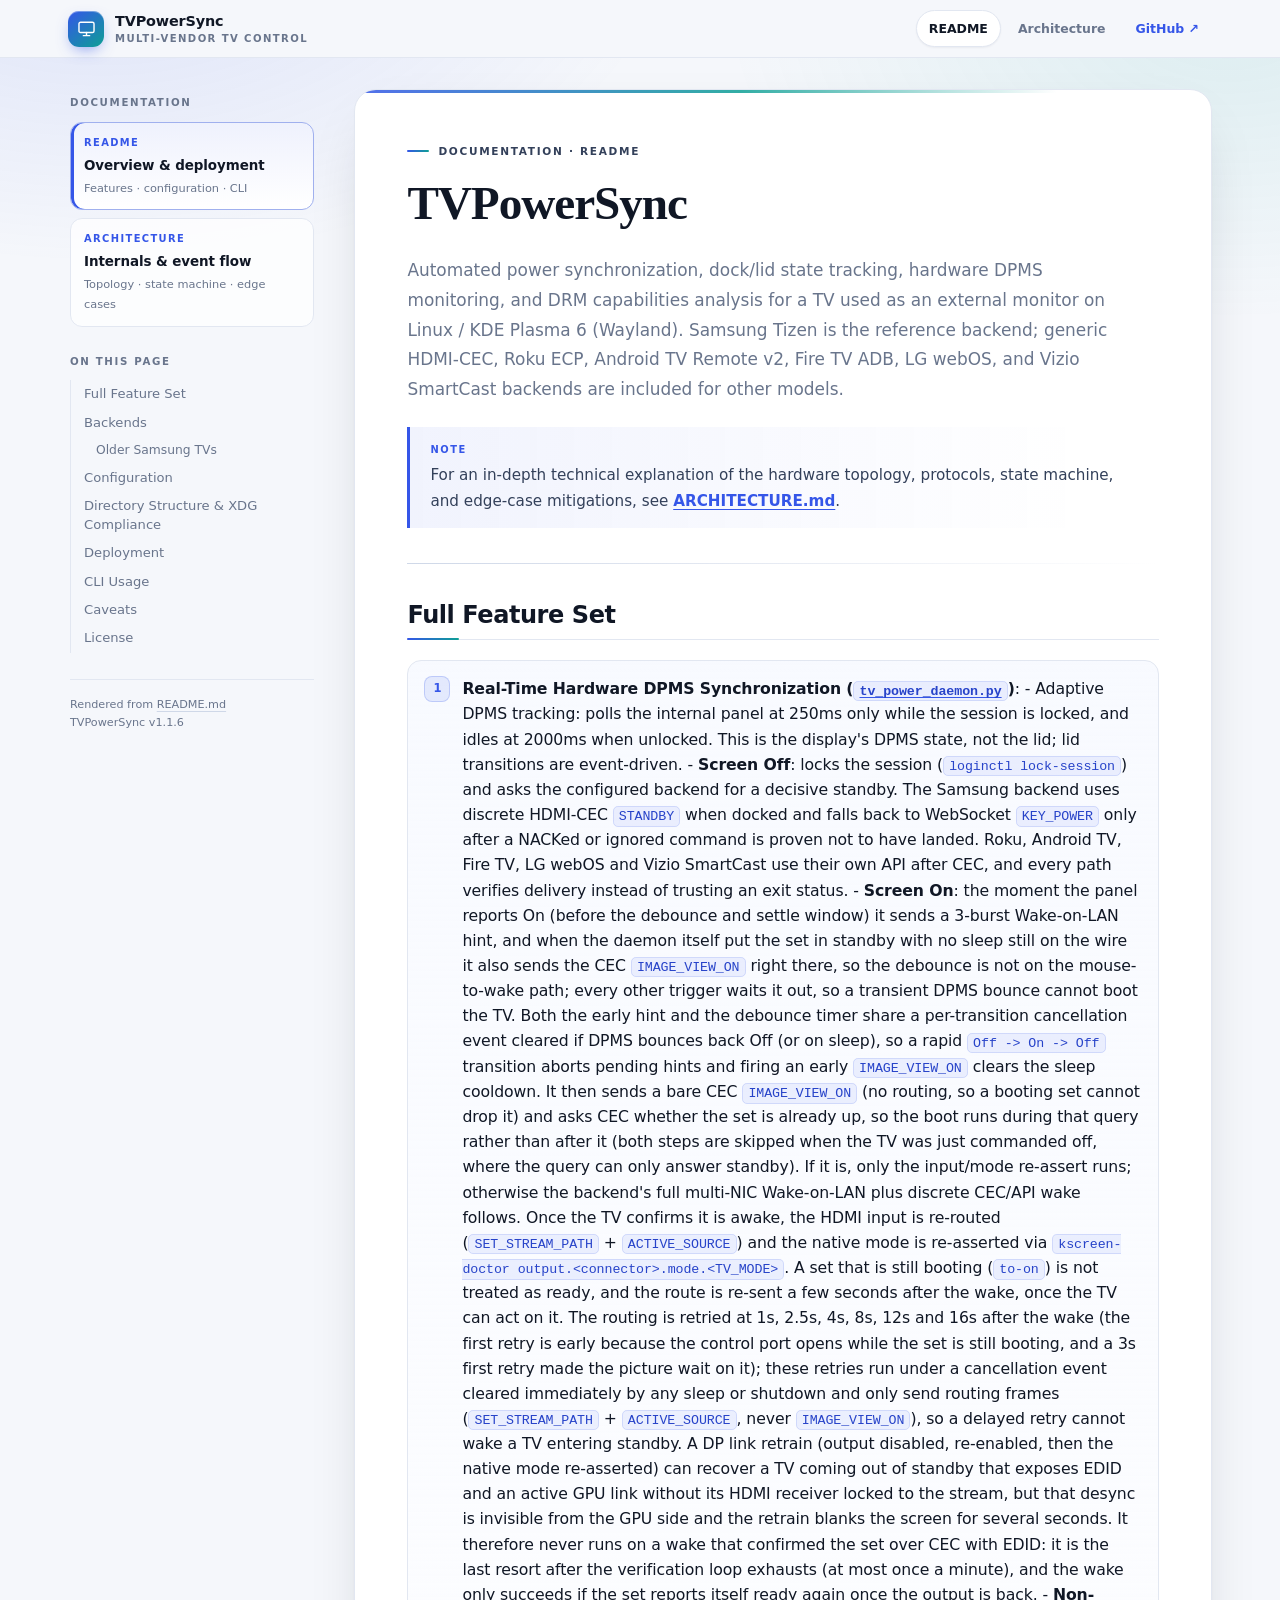
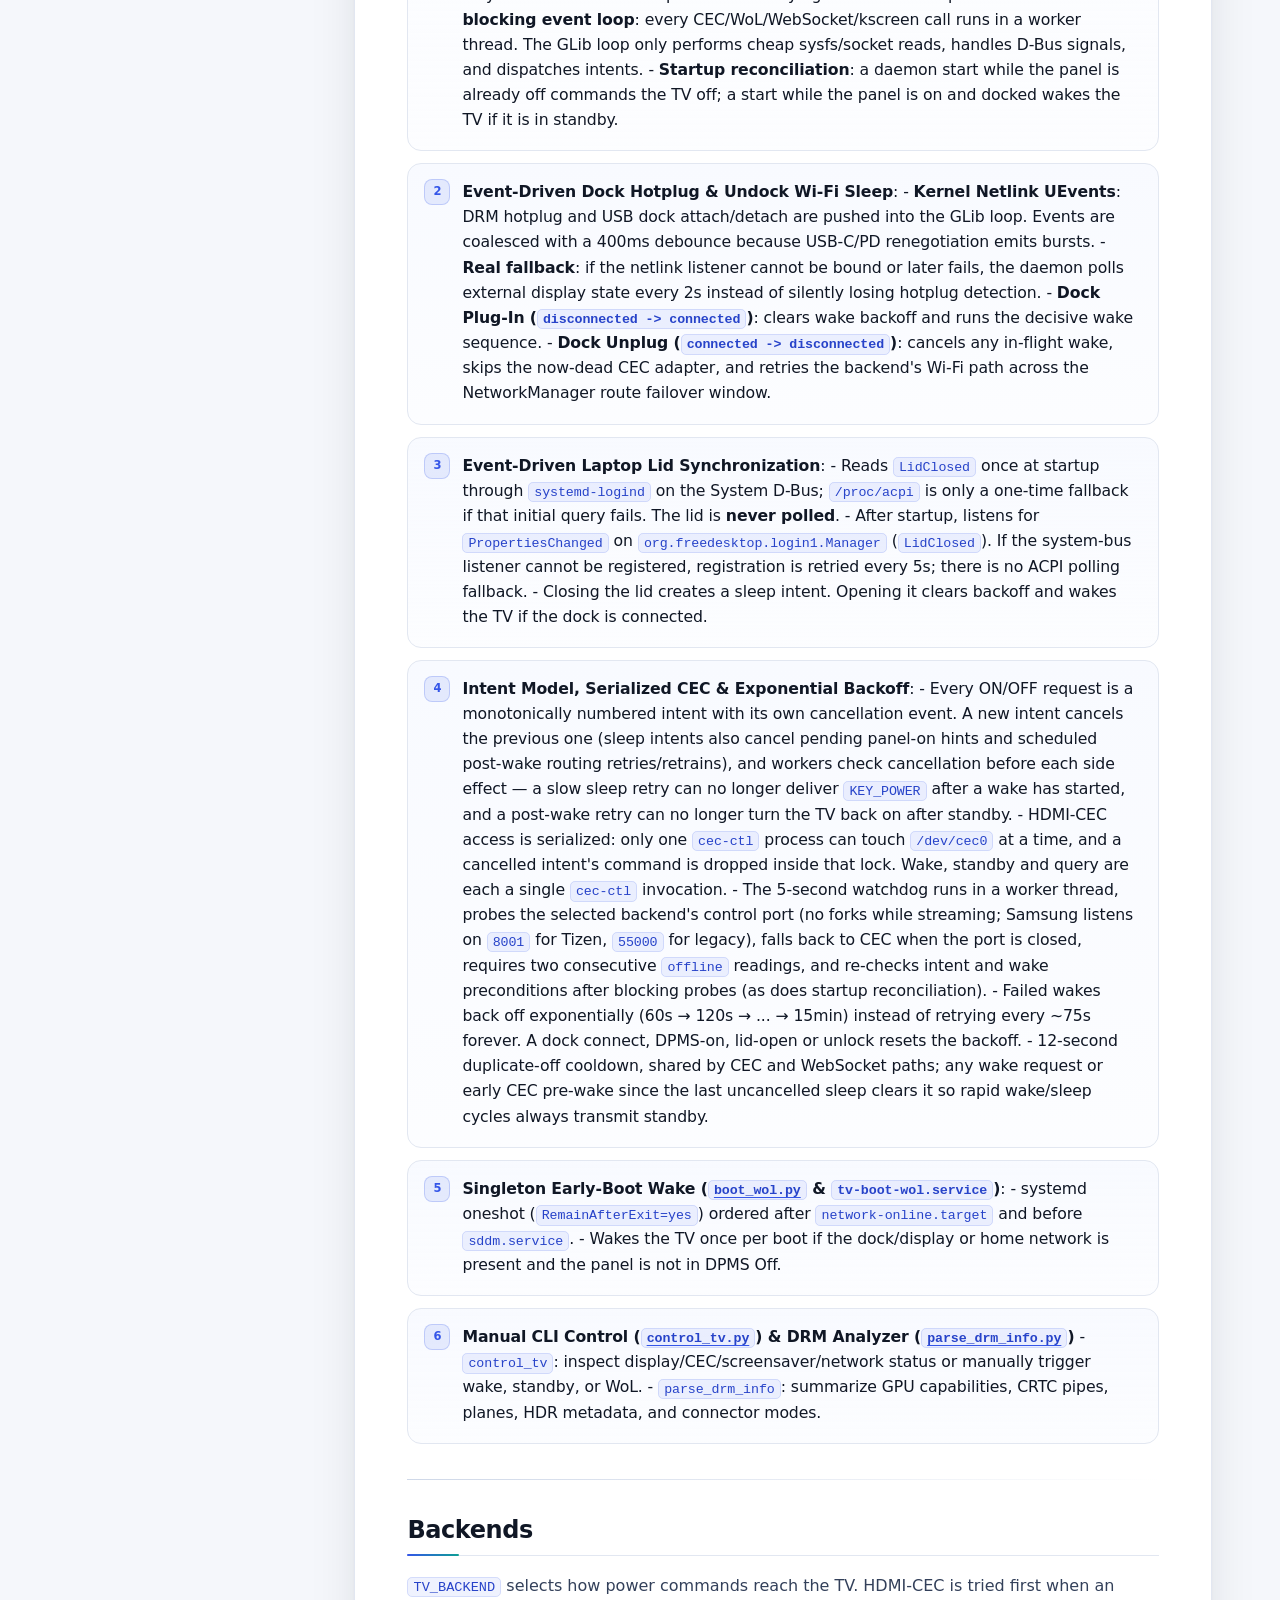
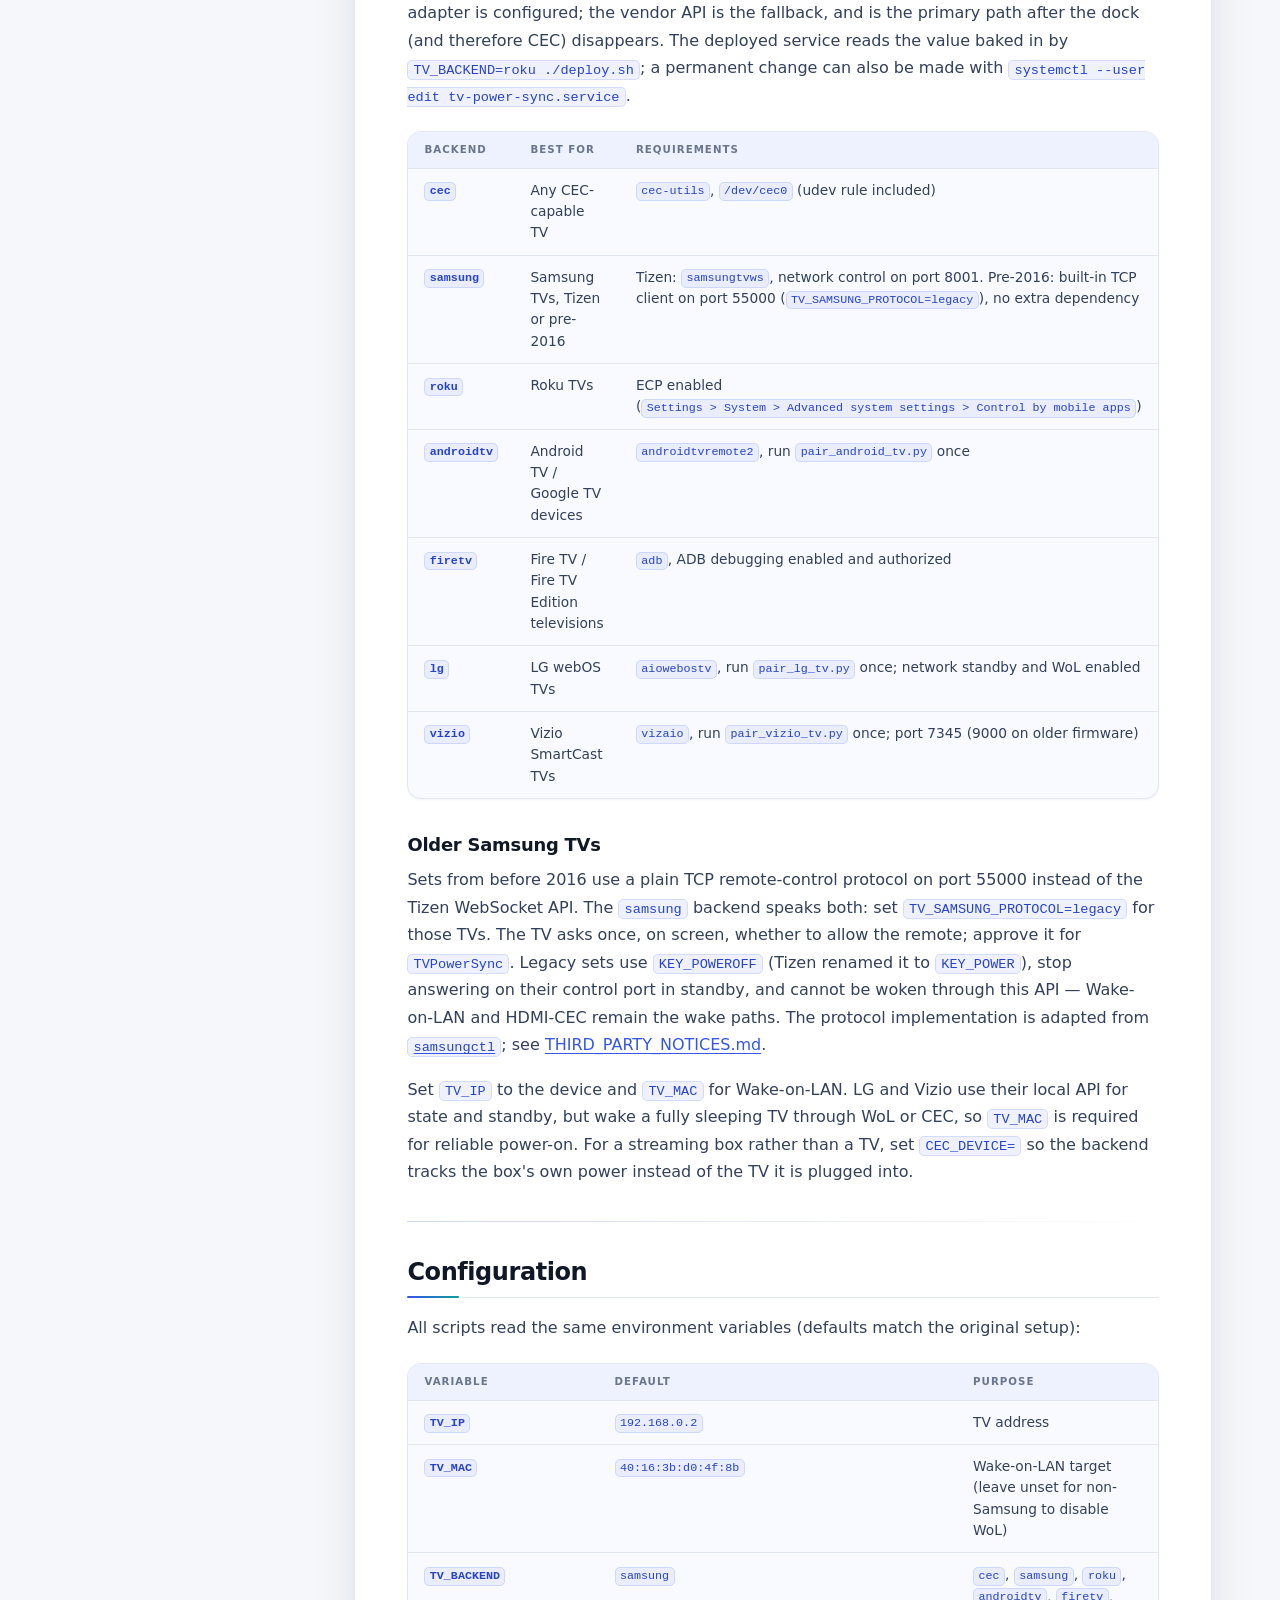
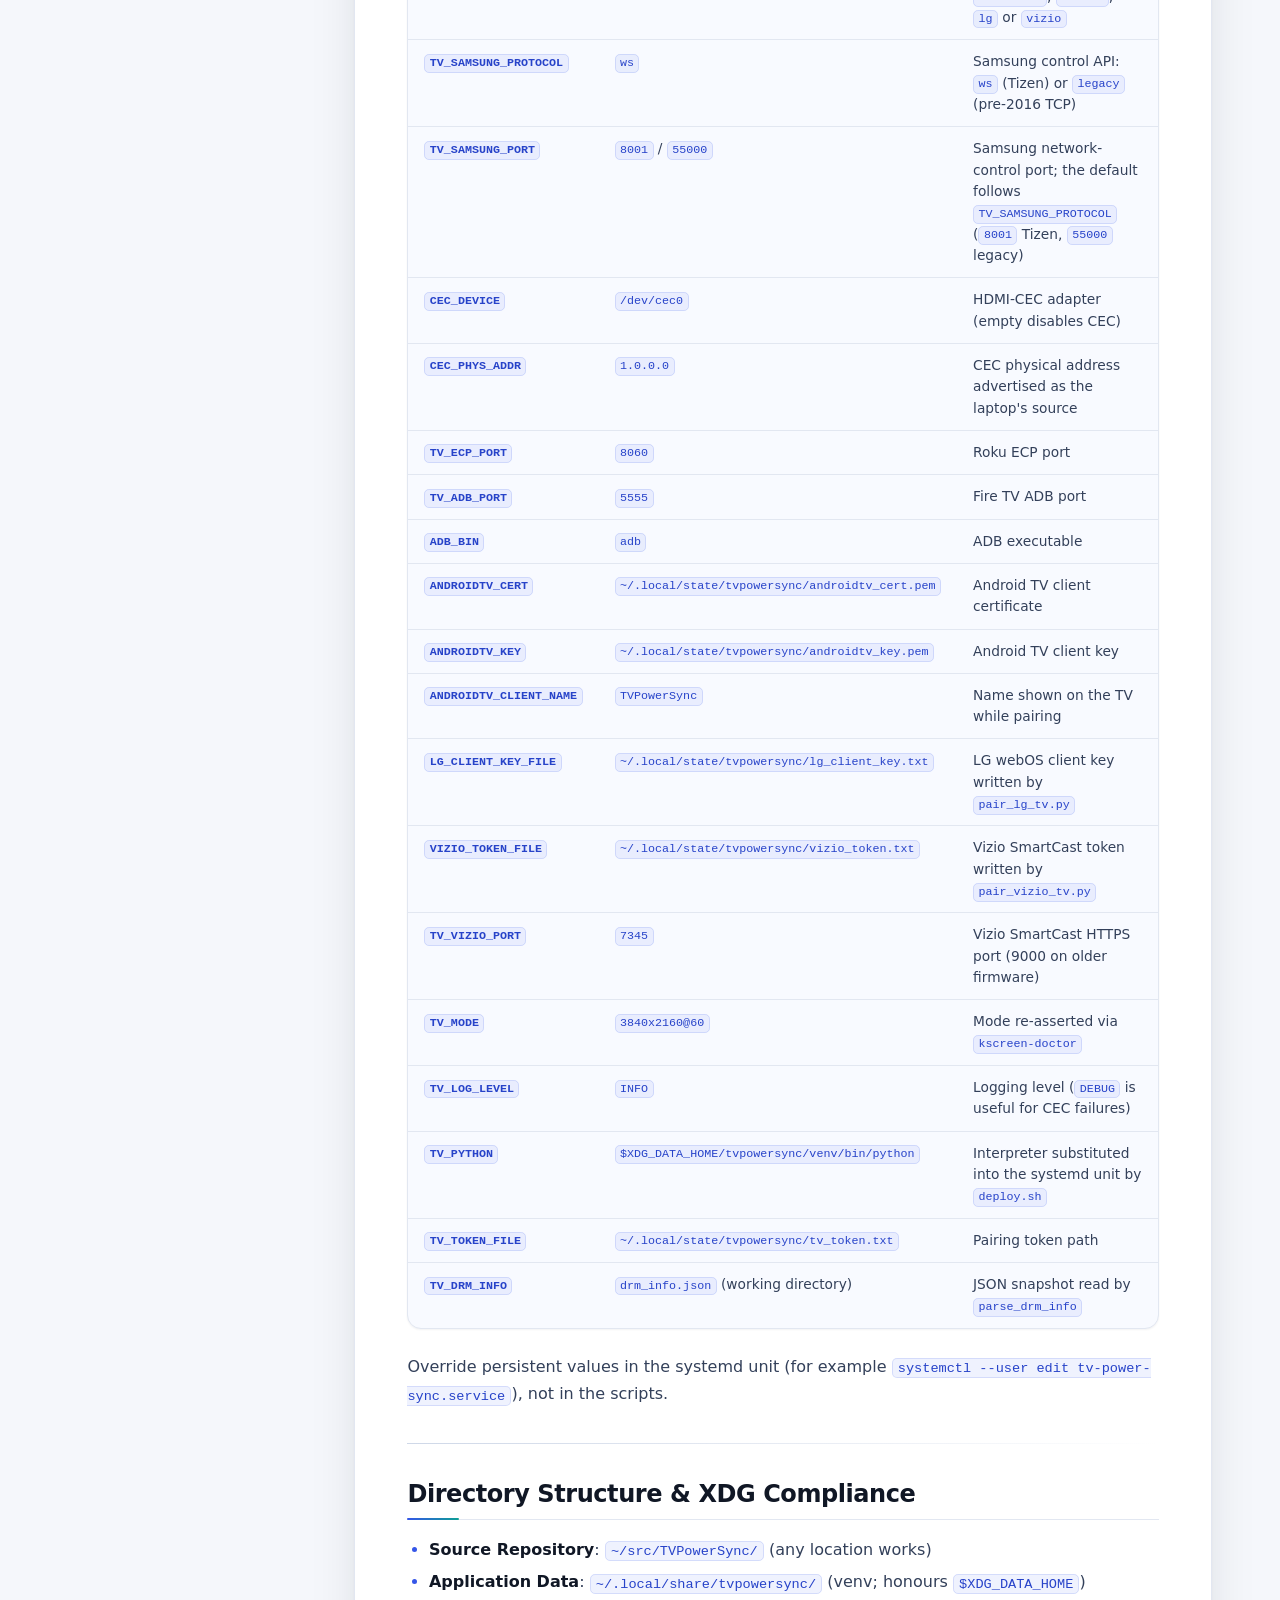
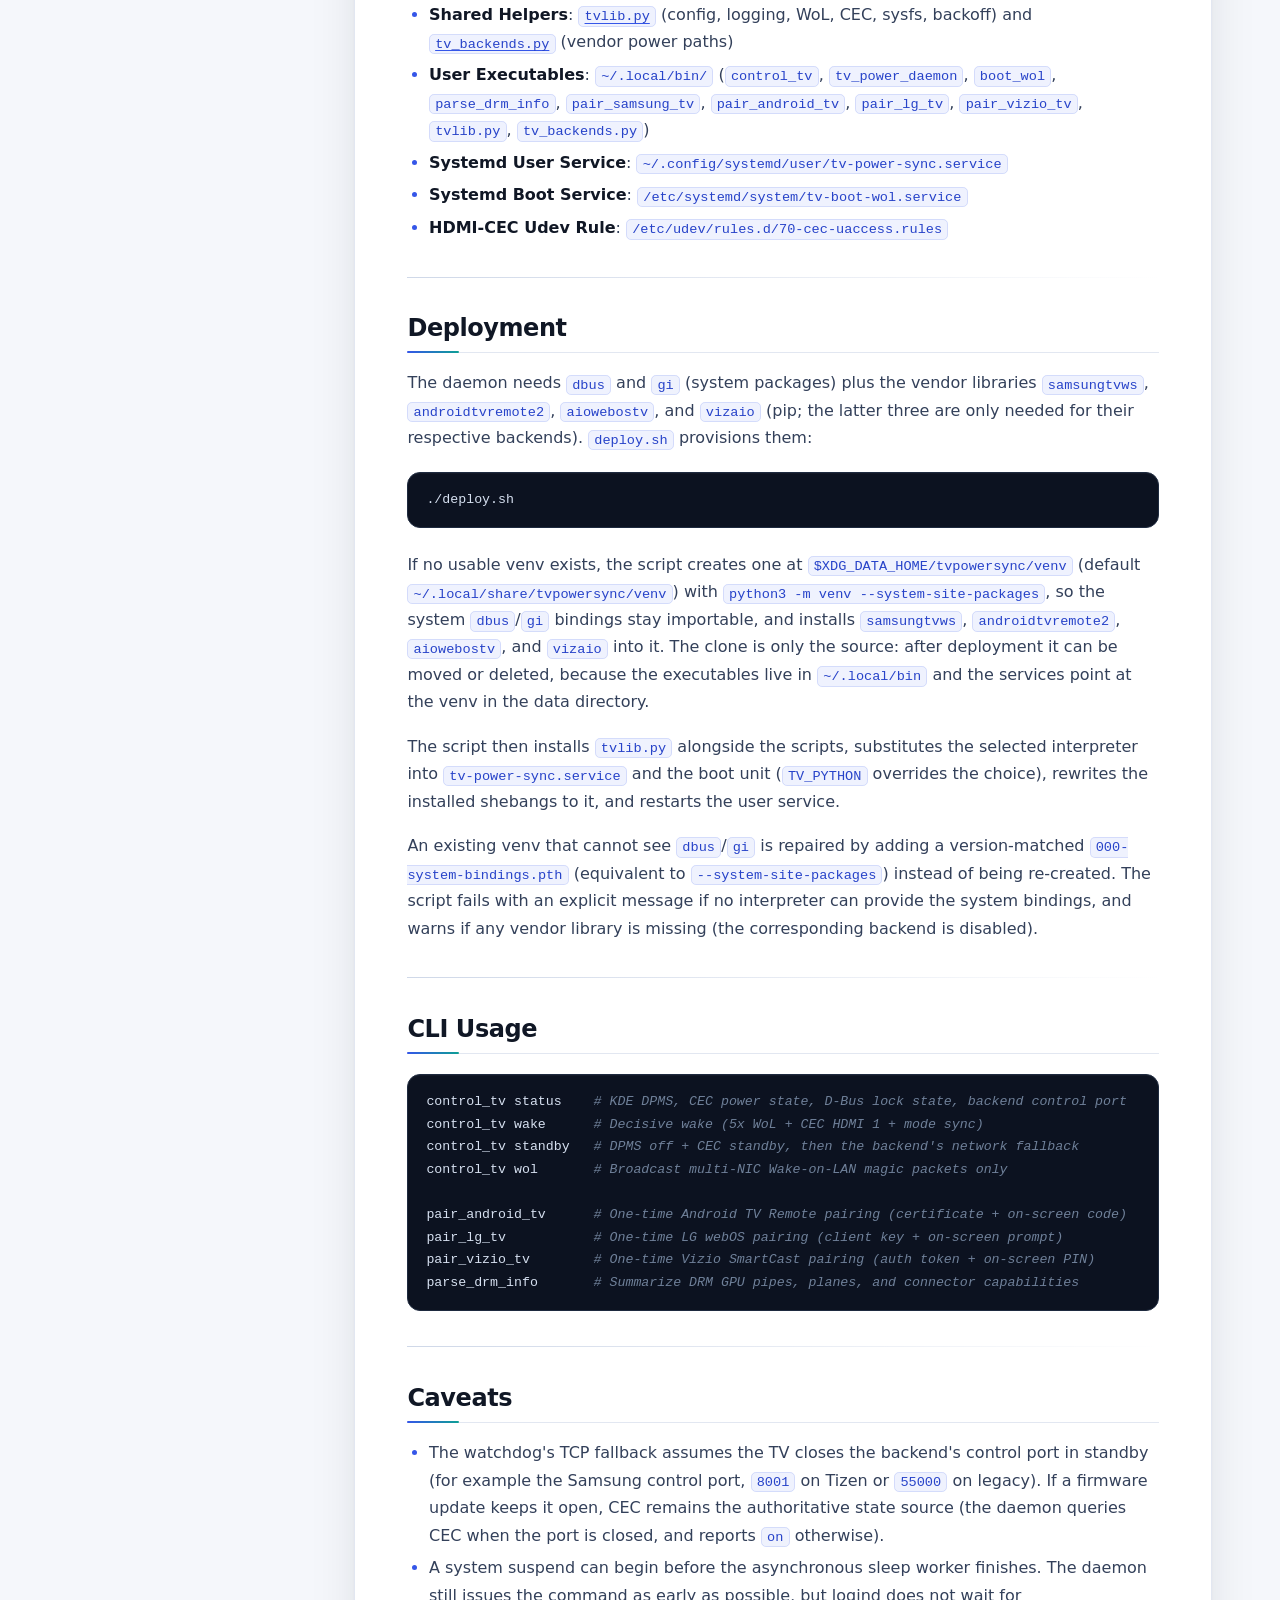
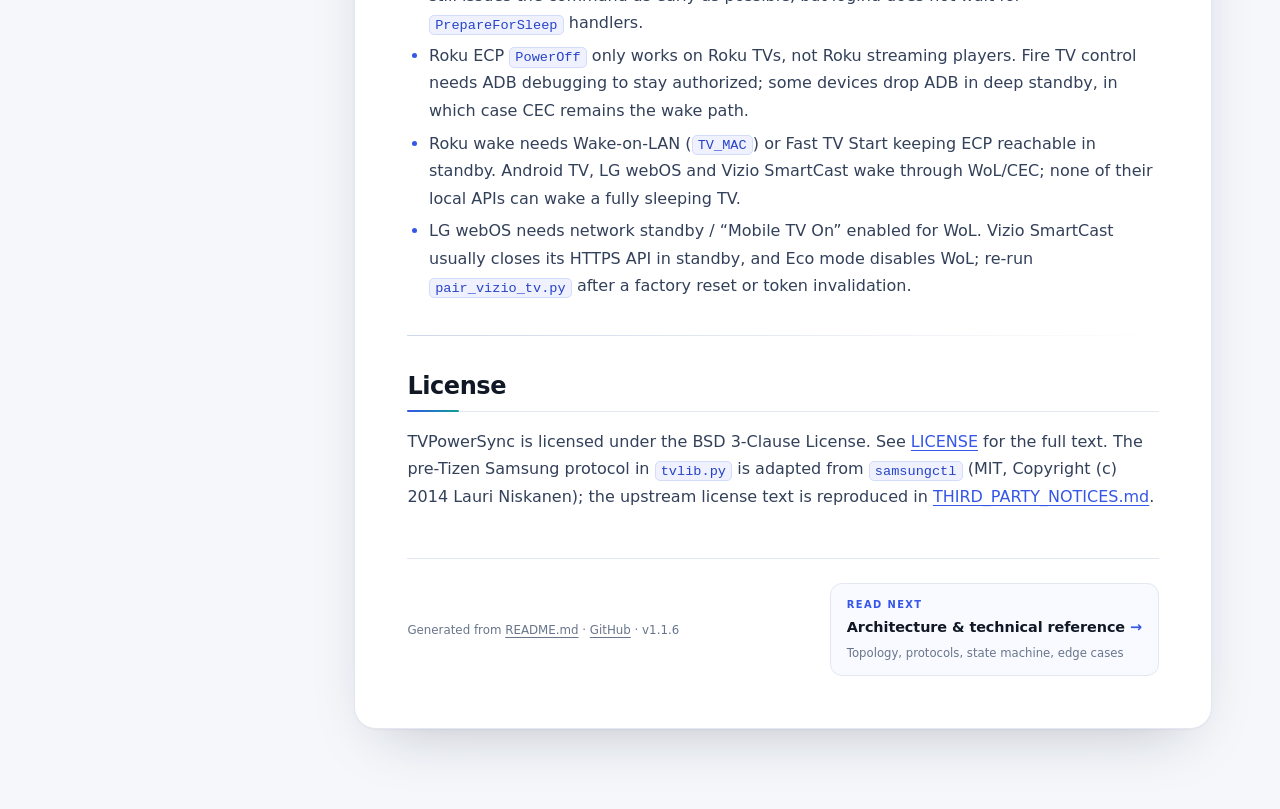
<file: index.html>
<!DOCTYPE html>
<html lang="en">
<head>
<meta charset="utf-8">
<meta name="viewport" content="width=device-width, initial-scale=1">
<meta name="color-scheme" content="light dark">
<meta name="description" content="Automated power synchronization, dock/lid state tracking, hardware DPMS monitoring, and DRM capabilities analysis for a TV used as an external monitor on…">
<title>TVPowerSync</title>
<link rel="icon" href="data:image/svg+xml,%3Csvg xmlns='http://www.w3.org/2000/svg' viewBox='0 0 32 32'%3E%3Crect width='32' height='32' rx='8' fill='%233556e8'/%3E%3Cg fill='none' stroke='white' stroke-width='2' stroke-linecap='round'%3E%3Crect x='7' y='9' width='18' height='12' rx='2'/%3E%3Cpath d='M13 25h6M16 21v4'/%3E%3C/g%3E%3C/svg%3E">
<style>
:root {
  color-scheme: light;
  --bg: #f5f7fb;
  --surface: #ffffff;
  --surface-2: #f8faff;
  --surface-3: #eef2fa;
  --text: #101725;
  --text-soft: #33405a;
  --muted: #69758c;
  --border: #e2e7f1;
  --border-strong: #cfd8e8;
  --accent: #3556e8;
  --accent-ink: #2743c9;
  --accent-2: #0e9f95;
  --code-bg: #0c1220;
  --code-border: #1e2a3f;
  --code-text: #d6e0f0;
  --shadow-sm: 0 1px 2px rgba(16, 24, 40, .05);
  --shadow: 0 1px 2px rgba(16, 24, 40, .04), 0 24px 60px -28px rgba(16, 24, 40, .28);
  --glow-a: rgba(53, 86, 232, .13);
  --glow-b: rgba(14, 159, 149, .10);
  --serif: "Iowan Old Style", "Palatino Linotype", Palatino, "Book Antiqua", Georgia, serif;
  --sans: ui-sans-serif, system-ui, -apple-system, "Segoe UI", Roboto, "Helvetica Neue", Arial, "Noto Sans", sans-serif;
  --mono: ui-monospace, SFMono-Regular, "SF Mono", Menlo, Consolas, "Liberation Mono", monospace;
}
@media (prefers-color-scheme: dark) {
  :root {
    color-scheme: dark;
    --bg: #070a10;
    --surface: #0d121b;
    --surface-2: #111826;
    --surface-3: #162032;
    --text: #e8edf6;
    --text-soft: #bdc8da;
    --muted: #8b99af;
    --border: #1d2737;
    --border-strong: #2a3850;
    --accent: #7d9cff;
    --accent-ink: #a5b9ff;
    --accent-2: #2fd4c2;
    --code-bg: #060a12;
    --code-border: #1a2434;
    --code-text: #d5e0f2;
    --shadow: 0 1px 2px rgba(0, 0, 0, .4), 0 30px 70px -30px rgba(0, 0, 0, .8);
    --glow-a: rgba(84, 110, 255, .16);
    --glow-b: rgba(21, 190, 170, .10);
  }
}
*, *::before, *::after { box-sizing: border-box; }
html { -webkit-text-size-adjust: 100%; scroll-behavior: smooth; }
body {
  margin: 0;
  /* Reserve the fixed top bar's height so the flow starts where it did. */
  padding-top: 57px;
  min-height: 100vh;
  background: var(--bg);
  color: var(--text);
  font-family: var(--sans);
  font-size: 16px;
  line-height: 1.72;
  -webkit-font-smoothing: antialiased;
  text-rendering: optimizeLegibility;
}
body::before {
  content: "";
  position: fixed;
  inset: 0;
  z-index: -1;
  pointer-events: none;
  background:
    radial-gradient(820px 480px at 8% -8%, var(--glow-a), transparent 70%),
    radial-gradient(700px 420px at 96% 2%, var(--glow-b), transparent 72%);
}
::selection { background: color-mix(in srgb, var(--accent) 24%, transparent); }
a { color: var(--accent); text-underline-offset: 3px; text-decoration-thickness: 1px; }
a:hover { color: var(--accent-ink); }
:focus-visible { outline: 2px solid var(--accent); outline-offset: 3px; border-radius: 4px; }
.skip-link {
  position: fixed; top: -100px; left: 16px; z-index: 999;
  padding: 10px 16px; border: 1px solid var(--border-strong); border-radius: 10px;
  background: var(--surface); color: var(--text); box-shadow: var(--shadow);
  font-size: .85rem; font-weight: 600; text-decoration: none;
  transition: top .15s ease;
}
.skip-link:focus { top: 16px; }

/* Top bar */
.topbar {
  position: fixed; top: 0; left: 0; right: 0; z-index: 100;
  background: var(--bg);
  border-bottom: 1px solid var(--border);
}
.topbar-inner {
  max-width: 1200px; margin: 0 auto;
  padding: 10px clamp(16px, 3vw, 28px);
  display: flex; align-items: center; justify-content: space-between; gap: 16px;
}
.brand { display: flex; align-items: center; gap: 11px; min-width: 0; color: var(--text); text-decoration: none; }
.brand-mark {
  width: 36px; height: 36px; flex: none;
  display: grid; place-items: center;
  /* Own compositor layer: the gradient, glow and SVG keep one cached raster
     instead of being repainted at fractional scroll offsets. */
  transform: translateZ(0);
  border-radius: 11px; color: #fff;
  background: linear-gradient(140deg, var(--accent), var(--accent-2));
  box-shadow: 0 6px 16px -6px color-mix(in srgb, var(--accent) 70%, transparent), inset 0 1px 0 rgba(255,255,255,.35);
}
.brand-copy { display: flex; flex-direction: column; line-height: 1.15; min-width: 0; }
.brand-copy strong { font-size: .9rem; font-weight: 650; letter-spacing: -.01em; white-space: nowrap; }
.brand-copy small { margin-top: 3px; font-size: .63rem; font-weight: 600; letter-spacing: .14em; text-transform: uppercase; color: var(--muted); white-space: nowrap; }
.topbar-nav { display: flex; align-items: center; gap: 4px; }
.pill {
  padding: 7px 12px; border: 1px solid transparent; border-radius: 999px;
  color: var(--muted); font-size: .78rem; font-weight: 550; text-decoration: none;
  white-space: nowrap;
  transition: color .15s, background .15s, border-color .15s;
}
.pill:hover { color: var(--text); background: var(--surface-3); }
.pill.is-active { color: var(--text); background: var(--surface); border-color: var(--border); box-shadow: var(--shadow-sm); }
.pill.ghost { color: var(--accent); }
.pill.ghost:hover {
  background: color-mix(in srgb, var(--accent) 9%, transparent);
  border-color: color-mix(in srgb, var(--accent) 18%, transparent);
}

/* Layout */
.shell {
  max-width: 1200px; margin: 0 auto;
  padding: clamp(20px, 3vw, 32px) clamp(16px, 3vw, 28px) 80px;
  display: grid; grid-template-columns: 248px minmax(0, 1fr);
  gap: clamp(24px, 3vw, 44px);
  align-items: start;
}
.sidebar {
  position: fixed; top: 90px;
  left: max(28px, calc(50% - 600px + 28px));
  width: 248px;
  max-height: calc(100vh - 110px);
  overflow: auto; padding: 4px 2px 20px;
  scrollbar-width: thin; scrollbar-color: var(--border-strong) transparent;
  /* Fixed positioning avoids per-frame sticky repositioning while scrolling. */
  will-change: transform;
}
.sidebar::-webkit-scrollbar { width: 6px; }
.sidebar::-webkit-scrollbar-thumb { background: var(--border-strong); border-radius: 99px; }
.side-label {
  margin: 0 0 10px; font-size: .64rem; font-weight: 700;
  letter-spacing: .16em; text-transform: uppercase; color: var(--muted);
}
.doc-switch { display: grid; gap: 8px; margin: 0 0 26px; }
.switch {
  display: block; padding: 11px 13px;
  border: 1px solid var(--border); border-radius: 12px;
  background: color-mix(in srgb, var(--surface) 72%, transparent);
  text-decoration: none;
  transition: border-color .15s, background .15s, transform .15s;
}
.switch:hover { border-color: var(--border-strong); background: var(--surface); transform: translateY(-1px); }
.switch.is-active {
  background: linear-gradient(180deg, color-mix(in srgb, var(--accent) 8%, var(--surface)), var(--surface));
  border-color: color-mix(in srgb, var(--accent) 38%, var(--border));
  box-shadow: inset 3px 0 0 var(--accent);
}
.switch-kicker { display: block; font-size: .62rem; font-weight: 700; letter-spacing: .14em; text-transform: uppercase; color: var(--accent); }
.switch-title { display: block; margin-top: 3px; font-size: .84rem; font-weight: 600; letter-spacing: -.005em; color: var(--text); }
.switch-meta { display: block; margin-top: 2px; font-size: .71rem; color: var(--muted); }
.toc ul { list-style: none; margin: 0; padding: 0; }
.toc > ul { border-left: 1px solid var(--border); }
.toc a {
  display: block; margin-left: -1px; padding: 5px 8px 5px 12px;
  border-left: 2px solid transparent;
  color: var(--muted); font-size: .82rem; line-height: 1.4; text-decoration: none;
  overflow-wrap: anywhere;
  transition: color .15s, border-color .15s, background .15s;
}
.toc a:hover {
  color: var(--text); border-left-color: var(--accent);
  background: linear-gradient(90deg, color-mix(in srgb, var(--accent) 8%, transparent), transparent);
}
.toc ul ul a { padding-left: 24px; font-size: .77rem; }
.toc a code { padding: 0; border: 0; background: none; color: inherit; font-size: .92em; }
.side-foot { margin: 26px 0 0; padding-top: 16px; border-top: 1px solid var(--border); font-size: .7rem; line-height: 1.6; color: var(--muted); }
.side-foot a { color: var(--muted); text-decoration-color: var(--border-strong); }
.side-foot a:hover { color: var(--accent); }

/* Mobile "On this page" */
.mobile-toc { display: none; grid-column: 1 / -1; }
.mobile-toc details {
  margin: 0; padding: 0 14px;
  border: 1px solid var(--border); border-radius: 12px;
  background: var(--surface); box-shadow: var(--shadow-sm);
}
.mobile-toc summary {
  display: flex; align-items: center; justify-content: space-between;
  padding: 12px 0; list-style: none; cursor: pointer;
  color: var(--text); font-size: .8rem; font-weight: 600;
}
.mobile-toc summary::-webkit-details-marker { display: none; }
.mobile-toc summary::after { content: "+"; color: var(--muted); font-size: 1rem; font-weight: 400; }
.mobile-toc details[open] summary::after { content: "\2212"; }
.mobile-toc .toc { padding: 0 0 10px; }
.mobile-toc .toc > ul { border-left: 0; }
.mobile-toc .toc a { padding-left: 2px; border-left: 0; }
.mobile-toc .toc ul ul a { padding-left: 18px; }

/* Page card */
.doc {
  position: relative; min-width: 0; overflow: hidden;
  grid-column: 2;
  padding: clamp(24px, 4.4vw, 52px);
  background: var(--surface);
  border: 1px solid var(--border); border-radius: 22px;
  box-shadow: var(--shadow);
}
.doc::before {
  content: ""; position: absolute; inset: 0 0 auto 0; height: 3px;
  background: linear-gradient(90deg, var(--accent), var(--accent-2) 45%, transparent 82%);
  opacity: .85;
}

/* Typography */
.doc-body > h1 {
  margin: .1em 0 .55em;
  font-family: var(--serif); font-weight: 600;
  font-size: clamp(2rem, 4.2vw, 2.95rem);
  line-height: 1.13; letter-spacing: -.022em;
  text-wrap: balance;
}
.eyebrow {
  display: flex; align-items: center; gap: 9px;
  margin: 0 0 14px;
  font-size: .66rem; font-weight: 700; letter-spacing: .16em;
  text-transform: uppercase; color: var(--accent);
}
.eyebrow::before {
  content: ""; width: 22px; height: 2px; border-radius: 2px;
  background: linear-gradient(90deg, var(--accent), var(--accent-2));
}
.doc-body > h1 + p {
  max-width: 68ch; margin: 0 0 1.4rem;
  font-size: 1.06rem; line-height: 1.75; color: var(--muted);
}
.doc-body h2 {
  position: relative; margin: 3.1rem 0 1rem; padding-bottom: .55rem;
  border-bottom: 1px solid var(--border);
  font-size: clamp(1.25rem, 2.4vw, 1.5rem); font-weight: 650;
  letter-spacing: -.018em; line-height: 1.28;
  text-wrap: balance; scroll-margin-top: 88px;
}
.doc-body h2::after {
  content: ""; position: absolute; left: 0; bottom: -1px;
  width: 52px; height: 2px; border-radius: 2px;
  background: linear-gradient(90deg, var(--accent), var(--accent-2));
}
.doc-body h3 {
  margin: 2.1rem 0 .55rem;
  font-size: 1.12rem; font-weight: 650; letter-spacing: -.012em;
  line-height: 1.4; text-wrap: balance; scroll-margin-top: 88px;
}
.doc-body h4 { margin: 1.6rem 0 .4rem; font-size: .98rem; font-weight: 650; }
.doc-body p { margin: 0 0 1.05rem; color: var(--text-soft); }
.doc-body strong { color: var(--text); font-weight: 650; }
.doc-body em { color: var(--text); }
.doc-body ul, .doc-body ol { margin: 0 0 1.05rem; padding-left: 1.35rem; }
.doc-body li { margin: .32rem 0; color: var(--text-soft); }
.doc-body li > p { margin: 0 0 .6rem; }
.doc-body li > p:last-child { margin-bottom: 0; }
.doc-body li > ul, .doc-body li > ol { margin: .35rem 0 .15rem; }
.doc-body ul > li::marker { color: var(--accent); }
.doc-body ol > li::marker { color: var(--muted); font-size: .9em; font-variant-numeric: tabular-nums; }
.doc-body > ol { margin-top: 1.25rem; }

/* README feature cards */
.page-readme .doc-body > ol {
  display: grid; gap: 12px;
  margin-top: 1.25rem; padding: 0;
  list-style: none; counter-reset: feature;
}
.page-readme .doc-body > ol > li {
  counter-increment: feature;
  position: relative; margin: 0; min-width: 0;
  padding: 15px 18px 12px 54px;
  border: 1px solid var(--border); border-radius: 14px;
  background: linear-gradient(180deg, var(--surface-2), color-mix(in srgb, var(--surface-2) 40%, transparent));
  transition: border-color .18s ease, box-shadow .18s ease;
}
.page-readme .doc-body > ol > li:hover { border-color: var(--border-strong); box-shadow: var(--shadow-sm); }
.page-readme .doc-body > ol > li::before {
  content: counter(feature);
  position: absolute; left: 16px; top: 15px;
  width: 26px; height: 26px;
  display: grid; place-items: center;
  border-radius: 8px; border: 1px solid color-mix(in srgb, var(--accent) 22%, transparent);
  background: color-mix(in srgb, var(--accent) 10%, transparent);
  color: var(--accent); font-size: .72rem; font-weight: 700; font-variant-numeric: tabular-nums;
}
.page-readme .doc-body > ol > li > p:first-child {
  margin: 0 0 6px; color: var(--text);
  font-size: .98rem; line-height: 1.6; letter-spacing: -.006em;
}
.page-readme .doc-body > ol > li > ul { margin: 8px 0 3px; padding-left: 1.1rem; font-size: .94rem; }
.page-readme .doc-body > ol > li > ul > li { margin: .28rem 0; }

/* Tables */
.doc-body .table-wrap {
  margin: 1.35rem 0 1.5rem;
  border: 1px solid var(--border); border-radius: 14px;
  background: var(--surface-2);
  overflow-x: auto;
  scrollbar-width: thin; scrollbar-color: var(--border-strong) transparent;
  box-shadow: var(--shadow-sm);
}
.doc-body table { width: 100%; min-width: 520px; border-collapse: collapse; font-size: .86rem; line-height: 1.55; }
.doc-body thead th {
  padding: 10px 16px;
  border-bottom: 1px solid var(--border);
  background: color-mix(in srgb, var(--accent) 5%, var(--surface-2));
  color: var(--muted); font-size: .64rem; font-weight: 700;
  letter-spacing: .1em; text-transform: uppercase; text-align: left; white-space: nowrap;
}
.doc-body tbody td { padding: 11px 16px; border-bottom: 1px solid var(--border); color: var(--text-soft); vertical-align: top; }
.doc-body tbody td:first-child { color: var(--text); font-weight: 550; }
.doc-body tbody tr:last-child td { border-bottom: 0; }
.doc-body tbody tr:hover { background: color-mix(in srgb, var(--accent) 4%, transparent); }
.doc-body table td code { white-space: nowrap; overflow-wrap: normal; }

/* Code */
.doc-body :not(pre) > code {
  padding: .12em .38em;
  border: 1px solid color-mix(in srgb, var(--accent) 14%, transparent);
  border-radius: 5px;
  background: color-mix(in srgb, var(--accent) 8%, transparent);
  color: var(--accent-ink);
  font-family: var(--mono); font-size: .85em;
  white-space: normal; overflow-wrap: anywhere;
}
.doc-body pre {
  margin: 1.25rem 0 1.4rem; padding: 16px 18px;
  border: 1px solid var(--code-border); border-radius: 13px;
  background: var(--code-bg);
  color: var(--code-text);
  font-family: var(--mono); font-size: .83rem; line-height: 1.7;
  overflow-x: auto;
  scrollbar-width: thin; scrollbar-color: #31405a transparent;
  box-shadow: inset 0 1px 0 rgba(255, 255, 255, .03);
}
.doc-body pre code {
  padding: 0; border: 0; background: none;
  color: inherit; font-family: inherit; font-size: 1em; white-space: pre;
}
.doc-body pre::-webkit-scrollbar { height: 8px; }
.doc-body pre::-webkit-scrollbar-thumb { background: #31405a; border-radius: 99px; }
.doc-body pre .c, .doc-body pre .c1, .doc-body pre .cm { color: #6f8099; font-style: italic; }
.doc-body pre .k, .doc-body pre .kn, .doc-body pre .kd { color: #c792ea; }
.doc-body pre .s, .doc-body pre .s1, .doc-body pre .s2, .doc-body pre .sb { color: #a8e0a0; }
.doc-body pre .nb, .doc-body pre .nf { color: #82aaff; }
.doc-body pre .nv { color: #ffcb6b; }
.doc-body pre .o, .doc-body pre .ow { color: #89ddff; }
.doc-body pre .m, .doc-body pre .mi { color: #f78c6c; }
.doc-body pre .w { color: inherit; }

/* Callouts and rules */
.doc-body blockquote {
  margin: 1.35rem 0 1.6rem; padding: 14px 18px 14px 20px;
  border-left: 3px solid var(--accent); border-radius: 0 12px 12px 0;
  background: linear-gradient(90deg, color-mix(in srgb, var(--accent) 7%, transparent), transparent 90%);
}
.doc-body blockquote::before {
  content: "Note"; display: block; margin-bottom: 4px;
  color: var(--accent); font-size: .62rem; font-weight: 700;
  letter-spacing: .16em; text-transform: uppercase;
}
.doc-body blockquote p { margin: 0; font-size: .95rem; color: var(--text-soft); }
.doc-body blockquote a { font-weight: 600; }
.doc-body hr {
  height: 1px; margin: 2.2rem 0; border: 0;
  background: linear-gradient(90deg, var(--border-strong), var(--border) 40%, transparent);
}
.doc-body hr + h2 { margin-top: 1.7rem; }

/* Heading permalinks */
.headerlink {
  float: right; margin-left: 10px;
  color: var(--muted); font-size: .75em; font-weight: 400; text-decoration: none;
  opacity: 0; transition: opacity .15s, color .15s;
}
h2:hover .headerlink, h3:hover .headerlink, .headerlink:focus-visible { opacity: .7; }
.headerlink:hover { color: var(--accent); opacity: 1 !important; }

/* Footer */
.doc-footer {
  display: flex; flex-wrap: wrap; align-items: center; justify-content: space-between; gap: 18px;
  margin-top: 3rem; padding-top: 1.5rem;
  border-top: 1px solid var(--border);
}
.foot-note { margin: 0; color: var(--muted); font-size: .74rem; }
.foot-note a { color: var(--muted); }
.next-card {
  display: flex; flex-direction: column; gap: 2px;
  max-width: 340px; padding: 12px 16px;
  border: 1px solid var(--border); border-radius: 12px;
  background: var(--surface-2); text-decoration: none;
  transition: border-color .15s, transform .15s, box-shadow .15s;
}
.next-card:hover {
  border-color: color-mix(in srgb, var(--accent) 35%, var(--border));
  transform: translateY(-1px); box-shadow: var(--shadow-sm);
}
.next-kicker { color: var(--accent); font-size: .62rem; font-weight: 700; letter-spacing: .14em; text-transform: uppercase; }
.next-title { color: var(--text); font-size: .9rem; font-weight: 600; letter-spacing: -.005em; }
.next-title::after { content: " \2192"; color: var(--accent); font-weight: 600; }
.next-card.back .next-title::after { content: ""; }
.next-meta { margin-top: 1px; color: var(--muted); font-size: .73rem; }

@media (max-width: 1024px) {
  .shell { grid-template-columns: minmax(0, 1fr); max-width: 900px; }
  .sidebar { display: none; }
  .mobile-toc { display: block; }
  .doc { grid-column: 1; }
}
@media (max-width: 640px) {
  .brand-copy small { display: none; }
  .topbar-nav .ghost { display: none; }
  .pill { padding: 6px 10px; font-size: .74rem; }
  .doc { padding: 20px 18px 26px; border-radius: 16px; }
  .doc::before { border-radius: 16px 16px 0 0; }
  .doc-body > h1 { font-size: clamp(1.75rem, 7vw, 2.3rem); }
  .doc-footer { flex-direction: column; align-items: stretch; }
  .next-card { max-width: none; }
  .foot-note { order: 2; }
}
@media (max-width: 380px) {
  .brand-copy { display: none; }
}
@media print {
  :root {
    --bg: #fff; --surface: #fff; --surface-2: #fff; --surface-3: #fff;
    --text: #111; --text-soft: #222; --muted: #555;
    --border: #ddd; --border-strong: #ccc;
    --accent: #1a3fb8; --accent-ink: #1a3fb8;
    --code-bg: #f5f5f5; --code-border: #ddd; --code-text: #111;
  }
  body { background: #fff; color: #111; padding-top: 0; }
  body::before, .topbar, .sidebar, .mobile-toc, .doc-footer, .headerlink { display: none !important; }
  .shell { display: block; max-width: none; padding: 0; }
  .doc { padding: 0; border: 0; border-radius: 0; box-shadow: none; overflow: visible; }
  .doc::before { display: none; }
  .doc-body .table-wrap { overflow: visible; }
  .doc-body pre { background: #f5f5f5; color: #111; border-color: #ddd; box-shadow: none; }
  .doc-body pre code { color: #111; }
  .doc-body a { color: #1a3fb8; }
}
@media (prefers-reduced-motion: reduce) {
  html { scroll-behavior: auto; }
  *, *::before, *::after { transition: none !important; animation: none !important; }
}
</style>
</head>
<body class="page-readme">
<a class="skip-link" href="#content">Skip to content</a>

<header class="topbar">
  <div class="topbar-inner">
    <a class="brand" href="README.html" aria-label="TVPowerSync documentation">
      <span class="brand-mark" aria-hidden="true">
        <svg viewBox="0 0 24 24" width="19" height="19" fill="none" stroke="currentColor" stroke-width="1.8" stroke-linecap="round" stroke-linejoin="round"><rect x="2.5" y="4" width="19" height="13" rx="2"/><path d="M8 21h8M12 17v4"/></svg>
      </span>
      <span class="brand-copy"><strong>TVPowerSync</strong><small>Multi-vendor TV control</small></span>
    </a>
    <nav class="topbar-nav" aria-label="Documents">
      <a class="pill is-active" href="README.html" aria-current="page">README</a><a class="pill" href="ARCHITECTURE.html">Architecture</a><a class="pill ghost" href="https://github.com/mystica555/TVPowerSync" aria-label="View TVPowerSync on GitHub">GitHub <span aria-hidden="true">&#8599;</span></a>
    </nav>
  </div>
</header>

<main class="page" id="content" tabindex="-1">
  <div class="shell">
    <div class="mobile-toc">
      <details>
        <summary>On this page</summary>
        <nav class="toc" aria-label="Table of contents (mobile)"><ul><li><a href="#full-feature-set">Full Feature Set</a></li><li><a href="#backends">Backends</a><ul class="toc-sub"><li><a href="#older-samsung-tvs">Older Samsung TVs</a></li></ul></li><li><a href="#configuration">Configuration</a></li><li><a href="#directory-structure-xdg-compliance">Directory Structure &amp; XDG Compliance</a></li><li><a href="#deployment">Deployment</a></li><li><a href="#cli-usage">CLI Usage</a></li><li><a href="#caveats">Caveats</a></li><li><a href="#license">License</a></li></ul></nav>
      </details>
    </div>

    <aside class="sidebar">
      <p class="side-label">Documentation</p>
      <nav class="doc-switch" aria-label="Documents"><a class="switch is-active" href="README.html" aria-current="page"><span class="switch-kicker">README</span><span class="switch-title">Overview &amp; deployment</span><span class="switch-meta">Features &middot; configuration &middot; CLI</span></a><a class="switch" href="ARCHITECTURE.html"><span class="switch-kicker">Architecture</span><span class="switch-title">Internals &amp; event flow</span><span class="switch-meta">Topology &middot; state machine &middot; edge cases</span></a></nav>
      <p class="side-label">On this page</p>
      <nav class="toc" aria-label="Table of contents"><ul><li><a href="#full-feature-set">Full Feature Set</a></li><li><a href="#backends">Backends</a><ul class="toc-sub"><li><a href="#older-samsung-tvs">Older Samsung TVs</a></li></ul></li><li><a href="#configuration">Configuration</a></li><li><a href="#directory-structure-xdg-compliance">Directory Structure &amp; XDG Compliance</a></li><li><a href="#deployment">Deployment</a></li><li><a href="#cli-usage">CLI Usage</a></li><li><a href="#caveats">Caveats</a></li><li><a href="#license">License</a></li></ul></nav>
      <p class="side-foot">
        Rendered from <a href="README.md">README.md</a><br>
        TVPowerSync v1.1.6
      </p>
    </aside>

    <article class="doc">
      <div class="doc-body"><p class="eyebrow">Documentation &middot; README</p>
<h1 id="tvpowersync">TVPowerSync</h1>
<p>Automated power synchronization, dock/lid state tracking, hardware DPMS monitoring, and DRM capabilities analysis for a TV used as an external monitor on Linux / KDE Plasma 6 (Wayland). Samsung Tizen is the reference backend; generic HDMI-CEC, Roku ECP, Android TV Remote v2, Fire TV ADB, LG webOS, and Vizio SmartCast backends are included for other models.</p>
<blockquote>
<p>For an in-depth technical explanation of the hardware topology, protocols, state machine, and edge-case mitigations, see <strong><a href="ARCHITECTURE.html">ARCHITECTURE.md</a></strong>.</p>
</blockquote>
<hr />
<h2 id="full-feature-set">Full Feature Set<a class="headerlink" href="#full-feature-set" title="Link to this section">#</a></h2>
<ol>
<li>
<p><strong>Real-Time Hardware DPMS Synchronization (<a href="ARCHITECTURE.html#21-tv_power_daemonpy-tv-power-syncservice"><code>tv_power_daemon.py</code></a>)</strong>:
   - Adaptive DPMS tracking: polls the internal panel at 250ms only while the session is locked, and idles at 2000ms when unlocked. This is the display's DPMS state, not the lid; lid transitions are event-driven.
   - <strong>Screen Off</strong>: locks the session (<code>loginctl lock-session</code>) and asks the configured backend for a decisive standby. The Samsung backend uses discrete HDMI-CEC <code>STANDBY</code> when docked and falls back to WebSocket <code>KEY_POWER</code> only after a NACKed or ignored command is proven not to have landed. Roku, Android TV, Fire TV, LG webOS and Vizio SmartCast use their own API after CEC, and every path verifies delivery instead of trusting an exit status.
   - <strong>Screen On</strong>: the moment the panel reports On (before the debounce and settle window) it sends a 3-burst Wake-on-LAN hint, and when the daemon itself put the set in standby with no sleep still on the wire it also sends the CEC <code>IMAGE_VIEW_ON</code> right there, so the debounce is not on the mouse-to-wake path; every other trigger waits it out, so a transient DPMS bounce cannot boot the TV. Both the early hint and the debounce timer share a per-transition cancellation event cleared if DPMS bounces back Off (or on sleep), so a rapid <code>Off -&gt; On -&gt; Off</code> transition aborts pending hints and firing an early <code>IMAGE_VIEW_ON</code> clears the sleep cooldown. It then sends a bare CEC <code>IMAGE_VIEW_ON</code> (no routing, so a booting set cannot drop it) and asks CEC whether the set is already up, so the boot runs during that query rather than after it (both steps are skipped when the TV was just commanded off, where the query can only answer standby). If it is, only the input/mode re-assert runs; otherwise the backend's full multi-NIC Wake-on-LAN plus discrete CEC/API wake follows. Once the TV confirms it is awake, the HDMI input is re-routed (<code>SET_STREAM_PATH</code> + <code>ACTIVE_SOURCE</code>) and the native mode is re-asserted via <code>kscreen-doctor output.&lt;connector&gt;.mode.&lt;TV_MODE&gt;</code>. A set that is still booting (<code>to-on</code>) is not treated as ready, and the route is re-sent a few seconds after the wake, once the TV can act on it. The routing is retried at 1s, 2.5s, 4s, 8s, 12s and 16s after the wake (the first retry is early because the control port opens while the set is still booting, and a 3s first retry made the picture wait on it); these retries run under a cancellation event cleared immediately by any sleep or shutdown and only send routing frames (<code>SET_STREAM_PATH</code> + <code>ACTIVE_SOURCE</code>, never <code>IMAGE_VIEW_ON</code>), so a delayed retry cannot wake a TV entering standby. A DP link retrain (output disabled, re-enabled, then the native mode re-asserted) can recover a TV coming out of standby that exposes EDID and an active GPU link without its HDMI receiver locked to the stream, but that desync is invisible from the GPU side and the retrain blanks the screen for several seconds. It therefore never runs on a wake that confirmed the set over CEC with EDID: it is the last resort after the verification loop exhausts (at most once a minute), and the wake only succeeds if the set reports itself ready again once the output is back.
   - <strong>Non-blocking event loop</strong>: every CEC/WoL/WebSocket/kscreen call runs in a worker thread. The GLib loop only performs cheap sysfs/socket reads, handles D-Bus signals, and dispatches intents.
   - <strong>Startup reconciliation</strong>: a daemon start while the panel is already off commands the TV off; a start while the panel is on and docked wakes the TV if it is in standby.</p>
</li>
<li>
<p><strong>Event-Driven Dock Hotplug &amp; Undock Wi-Fi Sleep</strong>:
   - <strong>Kernel Netlink UEvents</strong>: DRM hotplug and USB dock attach/detach are pushed into the GLib loop. Events are coalesced with a 400ms debounce because USB-C/PD renegotiation emits bursts.
   - <strong>Real fallback</strong>: if the netlink listener cannot be bound or later fails, the daemon polls external display state every 2s instead of silently losing hotplug detection.
   - <strong>Dock Plug-In (<code>disconnected -&gt; connected</code>)</strong>: clears wake backoff and runs the decisive wake sequence.
   - <strong>Dock Unplug (<code>connected -&gt; disconnected</code>)</strong>: cancels any in-flight wake, skips the now-dead CEC adapter, and retries the backend's Wi-Fi path across the NetworkManager route failover window.</p>
</li>
<li>
<p><strong>Event-Driven Laptop Lid Synchronization</strong>:
   - Reads <code>LidClosed</code> once at startup through <code>systemd-logind</code> on the System D-Bus; <code>/proc/acpi</code> is only a one-time fallback if that initial query fails. The lid is <strong>never polled</strong>.
   - After startup, listens for <code>PropertiesChanged</code> on <code>org.freedesktop.login1.Manager</code> (<code>LidClosed</code>). If the system-bus listener cannot be registered, registration is retried every 5s; there is no ACPI polling fallback.
   - Closing the lid creates a sleep intent. Opening it clears backoff and wakes the TV if the dock is connected.</p>
</li>
<li>
<p><strong>Intent Model, Serialized CEC &amp; Exponential Backoff</strong>:
   - Every ON/OFF request is a monotonically numbered intent with its own cancellation event. A new intent cancels the previous one (sleep intents also cancel pending panel-on hints and scheduled post-wake routing retries/retrains), and workers check cancellation before each side effect — a slow sleep retry can no longer deliver <code>KEY_POWER</code> after a wake has started, and a post-wake retry can no longer turn the TV back on after standby.
   - HDMI-CEC access is serialized: only one <code>cec-ctl</code> process can touch <code>/dev/cec0</code> at a time, and a cancelled intent's command is dropped inside that lock. Wake, standby and query are each a single <code>cec-ctl</code> invocation.
   - The 5-second watchdog runs in a worker thread, probes the selected backend's control port (no forks while streaming; Samsung listens on <code>8001</code> for Tizen, <code>55000</code> for legacy), falls back to CEC when the port is closed, requires two consecutive <code>offline</code> readings, and re-checks intent and wake preconditions after blocking probes (as does startup reconciliation).
   - Failed wakes back off exponentially (60s → 120s → ... → 15min) instead of retrying every ~75s forever. A dock connect, DPMS-on, lid-open or unlock resets the backoff.
   - 12-second duplicate-off cooldown, shared by CEC and WebSocket paths; any wake request or early CEC pre-wake since the last uncancelled sleep clears it so rapid wake/sleep cycles always transmit standby.</p>
</li>
<li>
<p><strong>Singleton Early-Boot Wake (<a href="ARCHITECTURE.html#22-boot_wolpy-tv-boot-wolservice"><code>boot_wol.py</code></a> &amp; <code>tv-boot-wol.service</code>)</strong>:
   - systemd oneshot (<code>RemainAfterExit=yes</code>) ordered after <code>network-online.target</code> and before <code>sddm.service</code>.
   - Wakes the TV once per boot if the dock/display or home network is present and the panel is not in DPMS Off.</p>
</li>
<li>
<p><strong>Manual CLI Control (<a href="ARCHITECTURE.html#23-control_tvpy"><code>control_tv.py</code></a>) &amp; DRM Analyzer (<a href="ARCHITECTURE.html#24-parse_drm_infopy"><code>parse_drm_info.py</code></a>)</strong>
   - <code>control_tv</code>: inspect display/CEC/screensaver/network status or manually trigger wake, standby, or WoL.
   - <code>parse_drm_info</code>: summarize GPU capabilities, CRTC pipes, planes, HDR metadata, and connector modes.</p>
</li>
</ol>
<hr />
<h2 id="backends">Backends<a class="headerlink" href="#backends" title="Link to this section">#</a></h2>
<p><code>TV_BACKEND</code> selects how power commands reach the TV. HDMI-CEC is tried first
when an adapter is configured; the vendor API is the fallback, and is the
primary path after the dock (and therefore CEC) disappears. The deployed
service reads the value baked in by <code>TV_BACKEND=roku ./deploy.sh</code>; a permanent
change can also be made with <code>systemctl --user edit tv-power-sync.service</code>.</p>
<div class="table-wrap"><table>
<thead>
<tr>
<th style="text-align: left;">Backend</th>
<th style="text-align: left;">Best for</th>
<th style="text-align: left;">Requirements</th>
</tr>
</thead>
<tbody>
<tr>
<td style="text-align: left;"><code>cec</code></td>
<td style="text-align: left;">Any CEC-capable TV</td>
<td style="text-align: left;"><code>cec-utils</code>, <code>/dev/cec0</code> (udev rule included)</td>
</tr>
<tr>
<td style="text-align: left;"><code>samsung</code></td>
<td style="text-align: left;">Samsung TVs, Tizen or pre-2016</td>
<td style="text-align: left;">Tizen: <code>samsungtvws</code>, network control on port 8001. Pre-2016: built-in TCP client on port 55000 (<code>TV_SAMSUNG_PROTOCOL=legacy</code>), no extra dependency</td>
</tr>
<tr>
<td style="text-align: left;"><code>roku</code></td>
<td style="text-align: left;">Roku TVs</td>
<td style="text-align: left;">ECP enabled (<code>Settings &gt; System &gt; Advanced system settings &gt; Control by mobile apps</code>)</td>
</tr>
<tr>
<td style="text-align: left;"><code>androidtv</code></td>
<td style="text-align: left;">Android TV / Google TV devices</td>
<td style="text-align: left;"><code>androidtvremote2</code>, run <code>pair_android_tv.py</code> once</td>
</tr>
<tr>
<td style="text-align: left;"><code>firetv</code></td>
<td style="text-align: left;">Fire TV / Fire TV Edition televisions</td>
<td style="text-align: left;"><code>adb</code>, ADB debugging enabled and authorized</td>
</tr>
<tr>
<td style="text-align: left;"><code>lg</code></td>
<td style="text-align: left;">LG webOS TVs</td>
<td style="text-align: left;"><code>aiowebostv</code>, run <code>pair_lg_tv.py</code> once; network standby and WoL enabled</td>
</tr>
<tr>
<td style="text-align: left;"><code>vizio</code></td>
<td style="text-align: left;">Vizio SmartCast TVs</td>
<td style="text-align: left;"><code>vizaio</code>, run <code>pair_vizio_tv.py</code> once; port 7345 (9000 on older firmware)</td>
</tr>
</tbody>
</table></div>
<h3 id="older-samsung-tvs">Older Samsung TVs<a class="headerlink" href="#older-samsung-tvs" title="Link to this section">#</a></h3>
<p>Sets from before 2016 use a plain TCP remote-control protocol on port 55000
instead of the Tizen WebSocket API. The <code>samsung</code> backend speaks both: set
<code>TV_SAMSUNG_PROTOCOL=legacy</code> for those TVs. The TV asks once, on screen,
whether to allow the remote; approve it for <code>TVPowerSync</code>. Legacy sets use
<code>KEY_POWEROFF</code> (Tizen renamed it to <code>KEY_POWER</code>), stop answering on their
control port in standby, and cannot be woken through this API — Wake-on-LAN and
HDMI-CEC remain the wake paths. The protocol implementation is adapted from
<a href="https://github.com/Ape/samsungctl"><code>samsungctl</code></a>; see
<a href="https://github.com/mystica555/TVPowerSync/blob/master/THIRD_PARTY_NOTICES.md">THIRD_PARTY_NOTICES.md</a>.</p>
<p>Set <code>TV_IP</code> to the device and <code>TV_MAC</code> for Wake-on-LAN. LG and Vizio use
their local API for state and standby, but wake a fully sleeping TV through
WoL or CEC, so <code>TV_MAC</code> is required for reliable power-on. For a streaming box
rather than a TV, set <code>CEC_DEVICE=</code> so the backend tracks the box's own power
instead of the TV it is plugged into.</p>
<hr />
<h2 id="configuration">Configuration<a class="headerlink" href="#configuration" title="Link to this section">#</a></h2>
<p>All scripts read the same environment variables (defaults match the original setup):</p>
<div class="table-wrap"><table>
<thead>
<tr>
<th style="text-align: left;">Variable</th>
<th style="text-align: left;">Default</th>
<th style="text-align: left;">Purpose</th>
</tr>
</thead>
<tbody>
<tr>
<td style="text-align: left;"><code>TV_IP</code></td>
<td style="text-align: left;"><code>192.168.0.2</code></td>
<td style="text-align: left;">TV address</td>
</tr>
<tr>
<td style="text-align: left;"><code>TV_MAC</code></td>
<td style="text-align: left;"><code>40:16:3b:d0:4f:8b</code></td>
<td style="text-align: left;">Wake-on-LAN target (leave unset for non-Samsung to disable WoL)</td>
</tr>
<tr>
<td style="text-align: left;"><code>TV_BACKEND</code></td>
<td style="text-align: left;"><code>samsung</code></td>
<td style="text-align: left;"><code>cec</code>, <code>samsung</code>, <code>roku</code>, <code>androidtv</code>, <code>firetv</code>, <code>lg</code> or <code>vizio</code></td>
</tr>
<tr>
<td style="text-align: left;"><code>TV_SAMSUNG_PROTOCOL</code></td>
<td style="text-align: left;"><code>ws</code></td>
<td style="text-align: left;">Samsung control API: <code>ws</code> (Tizen) or <code>legacy</code> (pre-2016 TCP)</td>
</tr>
<tr>
<td style="text-align: left;"><code>TV_SAMSUNG_PORT</code></td>
<td style="text-align: left;"><code>8001</code> / <code>55000</code></td>
<td style="text-align: left;">Samsung network-control port; the default follows <code>TV_SAMSUNG_PROTOCOL</code> (<code>8001</code> Tizen, <code>55000</code> legacy)</td>
</tr>
<tr>
<td style="text-align: left;"><code>CEC_DEVICE</code></td>
<td style="text-align: left;"><code>/dev/cec0</code></td>
<td style="text-align: left;">HDMI-CEC adapter (empty disables CEC)</td>
</tr>
<tr>
<td style="text-align: left;"><code>CEC_PHYS_ADDR</code></td>
<td style="text-align: left;"><code>1.0.0.0</code></td>
<td style="text-align: left;">CEC physical address advertised as the laptop's source</td>
</tr>
<tr>
<td style="text-align: left;"><code>TV_ECP_PORT</code></td>
<td style="text-align: left;"><code>8060</code></td>
<td style="text-align: left;">Roku ECP port</td>
</tr>
<tr>
<td style="text-align: left;"><code>TV_ADB_PORT</code></td>
<td style="text-align: left;"><code>5555</code></td>
<td style="text-align: left;">Fire TV ADB port</td>
</tr>
<tr>
<td style="text-align: left;"><code>ADB_BIN</code></td>
<td style="text-align: left;"><code>adb</code></td>
<td style="text-align: left;">ADB executable</td>
</tr>
<tr>
<td style="text-align: left;"><code>ANDROIDTV_CERT</code></td>
<td style="text-align: left;"><code>~/.local/state/tvpowersync/androidtv_cert.pem</code></td>
<td style="text-align: left;">Android TV client certificate</td>
</tr>
<tr>
<td style="text-align: left;"><code>ANDROIDTV_KEY</code></td>
<td style="text-align: left;"><code>~/.local/state/tvpowersync/androidtv_key.pem</code></td>
<td style="text-align: left;">Android TV client key</td>
</tr>
<tr>
<td style="text-align: left;"><code>ANDROIDTV_CLIENT_NAME</code></td>
<td style="text-align: left;"><code>TVPowerSync</code></td>
<td style="text-align: left;">Name shown on the TV while pairing</td>
</tr>
<tr>
<td style="text-align: left;"><code>LG_CLIENT_KEY_FILE</code></td>
<td style="text-align: left;"><code>~/.local/state/tvpowersync/lg_client_key.txt</code></td>
<td style="text-align: left;">LG webOS client key written by <code>pair_lg_tv.py</code></td>
</tr>
<tr>
<td style="text-align: left;"><code>VIZIO_TOKEN_FILE</code></td>
<td style="text-align: left;"><code>~/.local/state/tvpowersync/vizio_token.txt</code></td>
<td style="text-align: left;">Vizio SmartCast token written by <code>pair_vizio_tv.py</code></td>
</tr>
<tr>
<td style="text-align: left;"><code>TV_VIZIO_PORT</code></td>
<td style="text-align: left;"><code>7345</code></td>
<td style="text-align: left;">Vizio SmartCast HTTPS port (9000 on older firmware)</td>
</tr>
<tr>
<td style="text-align: left;"><code>TV_MODE</code></td>
<td style="text-align: left;"><code>3840x2160@60</code></td>
<td style="text-align: left;">Mode re-asserted via <code>kscreen-doctor</code></td>
</tr>
<tr>
<td style="text-align: left;"><code>TV_LOG_LEVEL</code></td>
<td style="text-align: left;"><code>INFO</code></td>
<td style="text-align: left;">Logging level (<code>DEBUG</code> is useful for CEC failures)</td>
</tr>
<tr>
<td style="text-align: left;"><code>TV_PYTHON</code></td>
<td style="text-align: left;"><code>$XDG_DATA_HOME/tvpowersync/venv/bin/python</code></td>
<td style="text-align: left;">Interpreter substituted into the systemd unit by <code>deploy.sh</code></td>
</tr>
<tr>
<td style="text-align: left;"><code>TV_TOKEN_FILE</code></td>
<td style="text-align: left;"><code>~/.local/state/tvpowersync/tv_token.txt</code></td>
<td style="text-align: left;">Pairing token path</td>
</tr>
<tr>
<td style="text-align: left;"><code>TV_DRM_INFO</code></td>
<td style="text-align: left;"><code>drm_info.json</code> (working directory)</td>
<td style="text-align: left;">JSON snapshot read by <code>parse_drm_info</code></td>
</tr>
</tbody>
</table></div>
<p>Override persistent values in the systemd unit (for example
<code>systemctl --user edit tv-power-sync.service</code>), not in the scripts.</p>
<hr />
<h2 id="directory-structure-xdg-compliance">Directory Structure &amp; XDG Compliance<a class="headerlink" href="#directory-structure-xdg-compliance" title="Link to this section">#</a></h2>
<ul>
<li><strong>Source Repository</strong>: <code>~/src/TVPowerSync/</code> (any location works)</li>
<li><strong>Application Data</strong>: <code>~/.local/share/tvpowersync/</code> (venv; honours <code>$XDG_DATA_HOME</code>)</li>
<li><strong>Shared Helpers</strong>: <a href="ARCHITECTURE.html#27-tvlibpy"><code>tvlib.py</code></a> (config, logging, WoL, CEC, sysfs, backoff) and <a href="ARCHITECTURE.html#28-tv_backendspy"><code>tv_backends.py</code></a> (vendor power paths)</li>
<li><strong>User Executables</strong>: <code>~/.local/bin/</code> (<code>control_tv</code>, <code>tv_power_daemon</code>, <code>boot_wol</code>, <code>parse_drm_info</code>, <code>pair_samsung_tv</code>, <code>pair_android_tv</code>, <code>pair_lg_tv</code>, <code>pair_vizio_tv</code>, <code>tvlib.py</code>, <code>tv_backends.py</code>)</li>
<li><strong>Systemd User Service</strong>: <code>~/.config/systemd/user/tv-power-sync.service</code></li>
<li><strong>Systemd Boot Service</strong>: <code>/etc/systemd/system/tv-boot-wol.service</code></li>
<li><strong>HDMI-CEC Udev Rule</strong>: <code>/etc/udev/rules.d/70-cec-uaccess.rules</code></li>
</ul>
<hr />
<h2 id="deployment">Deployment<a class="headerlink" href="#deployment" title="Link to this section">#</a></h2>
<p>The daemon needs <code>dbus</code> and <code>gi</code> (system packages) plus the vendor libraries
<code>samsungtvws</code>, <code>androidtvremote2</code>, <code>aiowebostv</code>, and <code>vizaio</code> (pip; the latter
three are only needed for their respective backends). <code>deploy.sh</code> provisions
them:</p>
<div class="highlight"><pre><span></span><code>./deploy.sh
</code></pre></div>

<p>If no usable venv exists, the script creates one at
<code>$XDG_DATA_HOME/tvpowersync/venv</code> (default <code>~/.local/share/tvpowersync/venv</code>)
with <code>python3 -m venv --system-site-packages</code>, so the system <code>dbus</code>/<code>gi</code> bindings
stay importable, and installs <code>samsungtvws</code>, <code>androidtvremote2</code>, <code>aiowebostv</code>,
and <code>vizaio</code> into it. The clone is only the source: after deployment it can be
moved or deleted, because the executables live in <code>~/.local/bin</code> and the
services point at the venv in the data directory.</p>
<p>The script then installs <code>tvlib.py</code> alongside the scripts, substitutes the
selected interpreter into <code>tv-power-sync.service</code> and the boot unit
(<code>TV_PYTHON</code> overrides the choice), rewrites the installed shebangs to it, and
restarts the user service.</p>
<p>An existing venv that cannot see <code>dbus</code>/<code>gi</code> is repaired by adding a
version-matched <code>000-system-bindings.pth</code> (equivalent to
<code>--system-site-packages</code>) instead of being re-created. The script fails with an
explicit message if no interpreter can provide the system bindings, and warns if
any vendor library is missing (the corresponding backend is disabled).</p>
<hr />
<h2 id="cli-usage">CLI Usage<a class="headerlink" href="#cli-usage" title="Link to this section">#</a></h2>
<div class="highlight"><pre><span></span><code>control_tv<span class="w"> </span>status<span class="w">    </span><span class="c1"># KDE DPMS, CEC power state, D-Bus lock state, backend control port</span>
control_tv<span class="w"> </span>wake<span class="w">      </span><span class="c1"># Decisive wake (5x WoL + CEC HDMI 1 + mode sync)</span>
control_tv<span class="w"> </span>standby<span class="w">   </span><span class="c1"># DPMS off + CEC standby, then the backend&#39;s network fallback</span>
control_tv<span class="w"> </span>wol<span class="w">       </span><span class="c1"># Broadcast multi-NIC Wake-on-LAN magic packets only</span>

pair_android_tv<span class="w">      </span><span class="c1"># One-time Android TV Remote pairing (certificate + on-screen code)</span>
pair_lg_tv<span class="w">           </span><span class="c1"># One-time LG webOS pairing (client key + on-screen prompt)</span>
pair_vizio_tv<span class="w">        </span><span class="c1"># One-time Vizio SmartCast pairing (auth token + on-screen PIN)</span>
parse_drm_info<span class="w">       </span><span class="c1"># Summarize DRM GPU pipes, planes, and connector capabilities</span>
</code></pre></div>

<hr />
<h2 id="caveats">Caveats<a class="headerlink" href="#caveats" title="Link to this section">#</a></h2>
<ul>
<li>The watchdog's TCP fallback assumes the TV closes the backend's control port
  in standby (for example the Samsung control port, <code>8001</code> on Tizen or <code>55000</code>
  on legacy). If a firmware update keeps it open, CEC remains the authoritative
  state source (the daemon queries CEC when the port is closed, and reports <code>on</code>
  otherwise).</li>
<li>A system suspend can begin before the asynchronous sleep worker finishes. The
  daemon still issues the command as early as possible, but logind does not wait
  for <code>PrepareForSleep</code> handlers.</li>
<li>Roku ECP <code>PowerOff</code> only works on Roku TVs, not Roku streaming players. Fire TV
  control needs ADB debugging to stay authorized; some devices drop ADB in deep
  standby, in which case CEC remains the wake path.</li>
<li>Roku wake needs Wake-on-LAN (<code>TV_MAC</code>) or Fast TV Start keeping ECP reachable
  in standby. Android TV, LG webOS and Vizio SmartCast wake through WoL/CEC; none
  of their local APIs can wake a fully sleeping TV.</li>
<li>LG webOS needs network standby / “Mobile TV On” enabled for WoL. Vizio
  SmartCast usually closes its HTTPS API in standby, and Eco mode disables WoL;
  re-run <code>pair_vizio_tv.py</code> after a factory reset or token invalidation.</li>
</ul>
<hr />
<h2 id="license">License<a class="headerlink" href="#license" title="Link to this section">#</a></h2>
<p>TVPowerSync is licensed under the BSD 3-Clause License. See
<a href="https://github.com/mystica555/TVPowerSync/blob/master/LICENSE">LICENSE</a> for the
full text. The pre-Tizen Samsung protocol in <code>tvlib.py</code> is adapted from
<code>samsungctl</code> (MIT, Copyright (c) 2014 Lauri Niskanen); the upstream license text
is reproduced in <a href="https://github.com/mystica555/TVPowerSync/blob/master/THIRD_PARTY_NOTICES.md">THIRD_PARTY_NOTICES.md</a>.</p>
      </div>
      <footer class="doc-footer">
        <p class="foot-note">Generated from <a href="README.md">README.md</a> &middot; <a href="https://github.com/mystica555/TVPowerSync">GitHub</a> &middot; v1.1.6</p>
        <a class="next-card" href="ARCHITECTURE.html"><span class="next-kicker">Read next</span><span class="next-title">Architecture &amp; technical reference</span><span class="next-meta">Topology, protocols, state machine, edge cases</span></a>
      </footer>
    </article>
  </div>
</main>
</body>
</html>
</file>
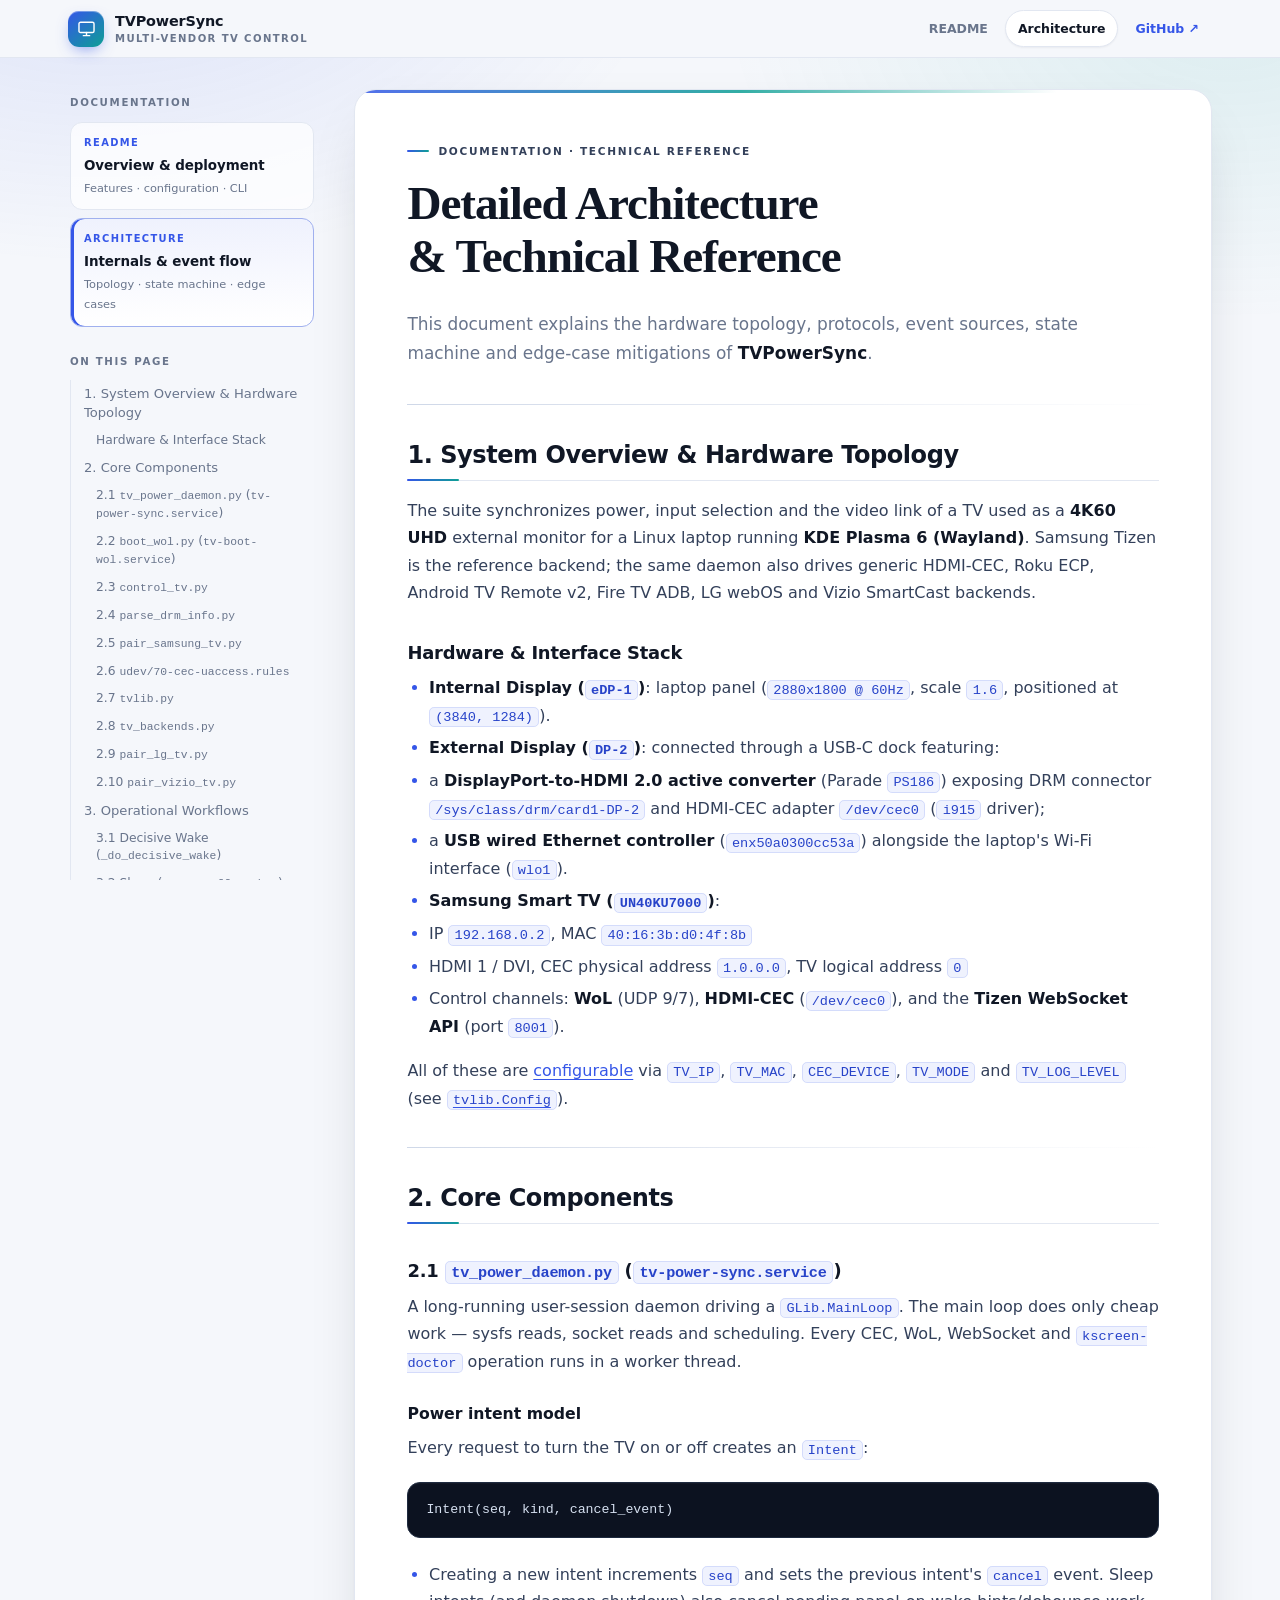
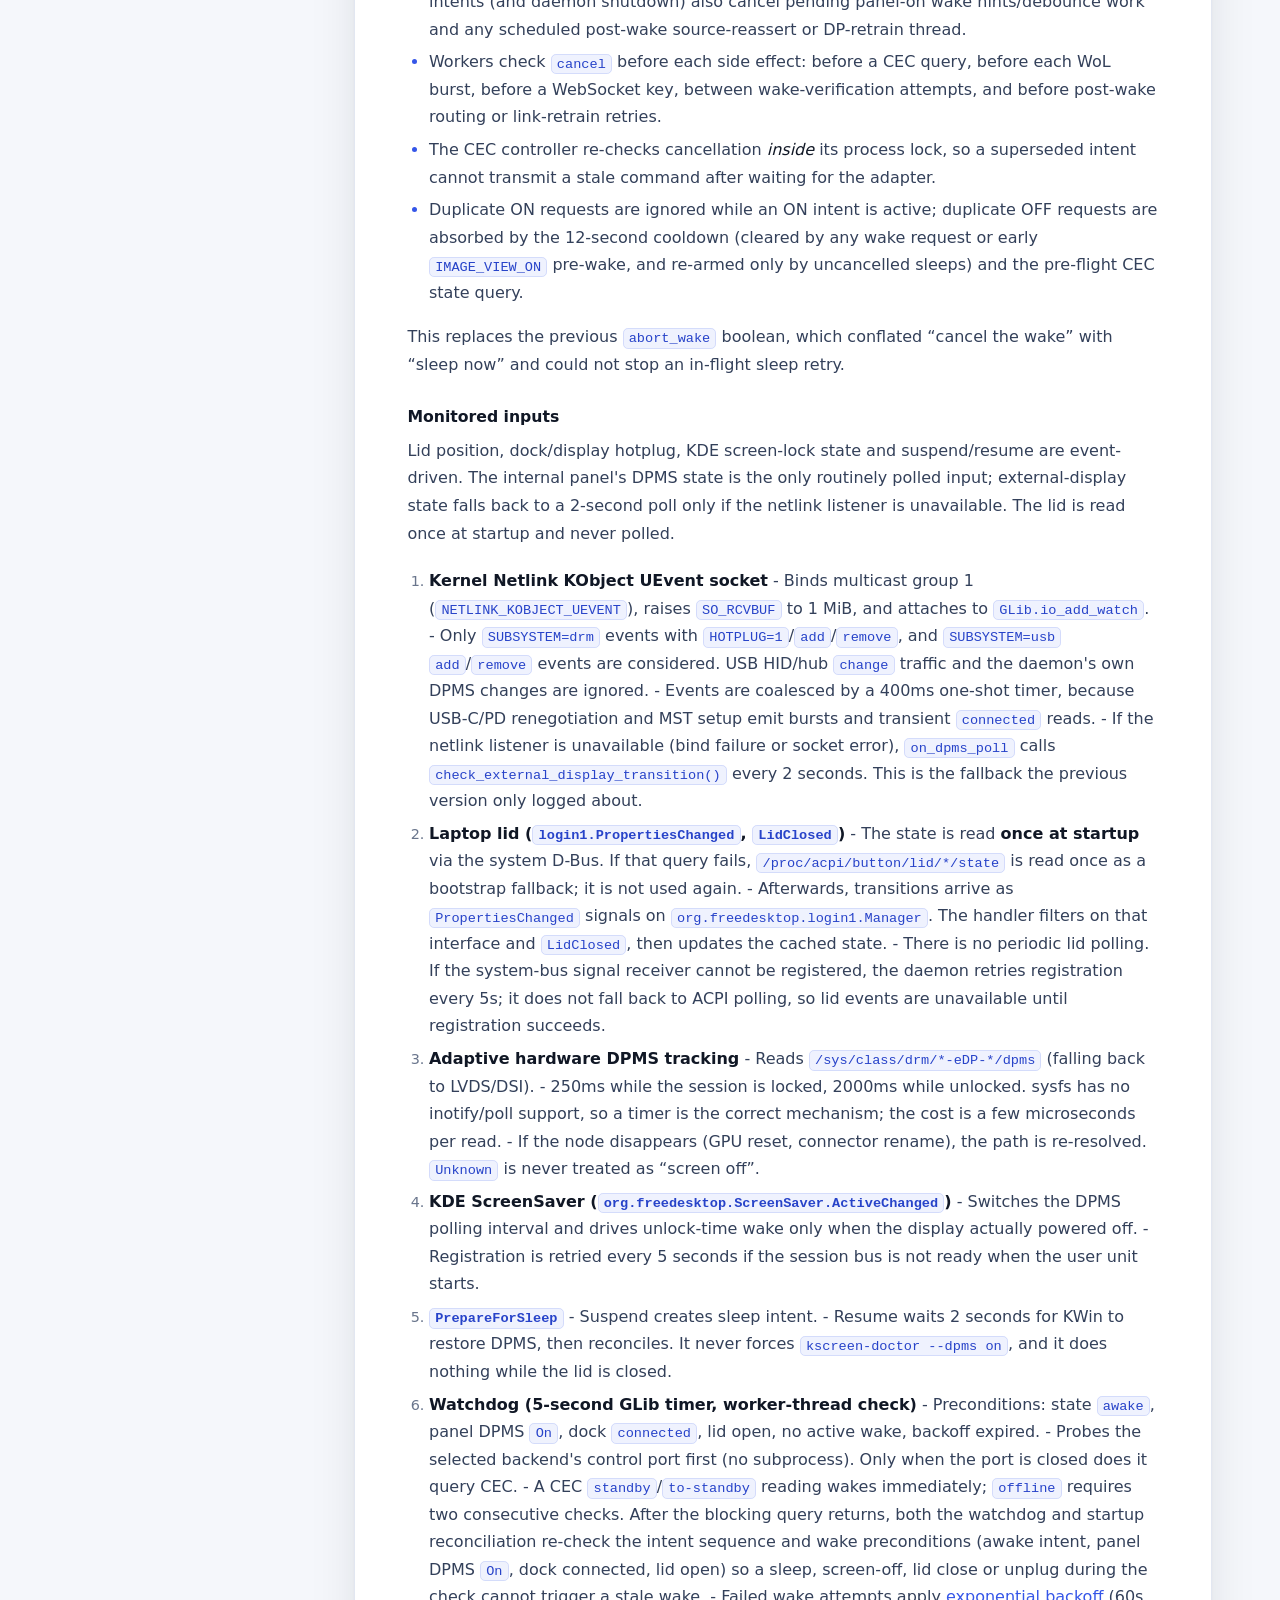
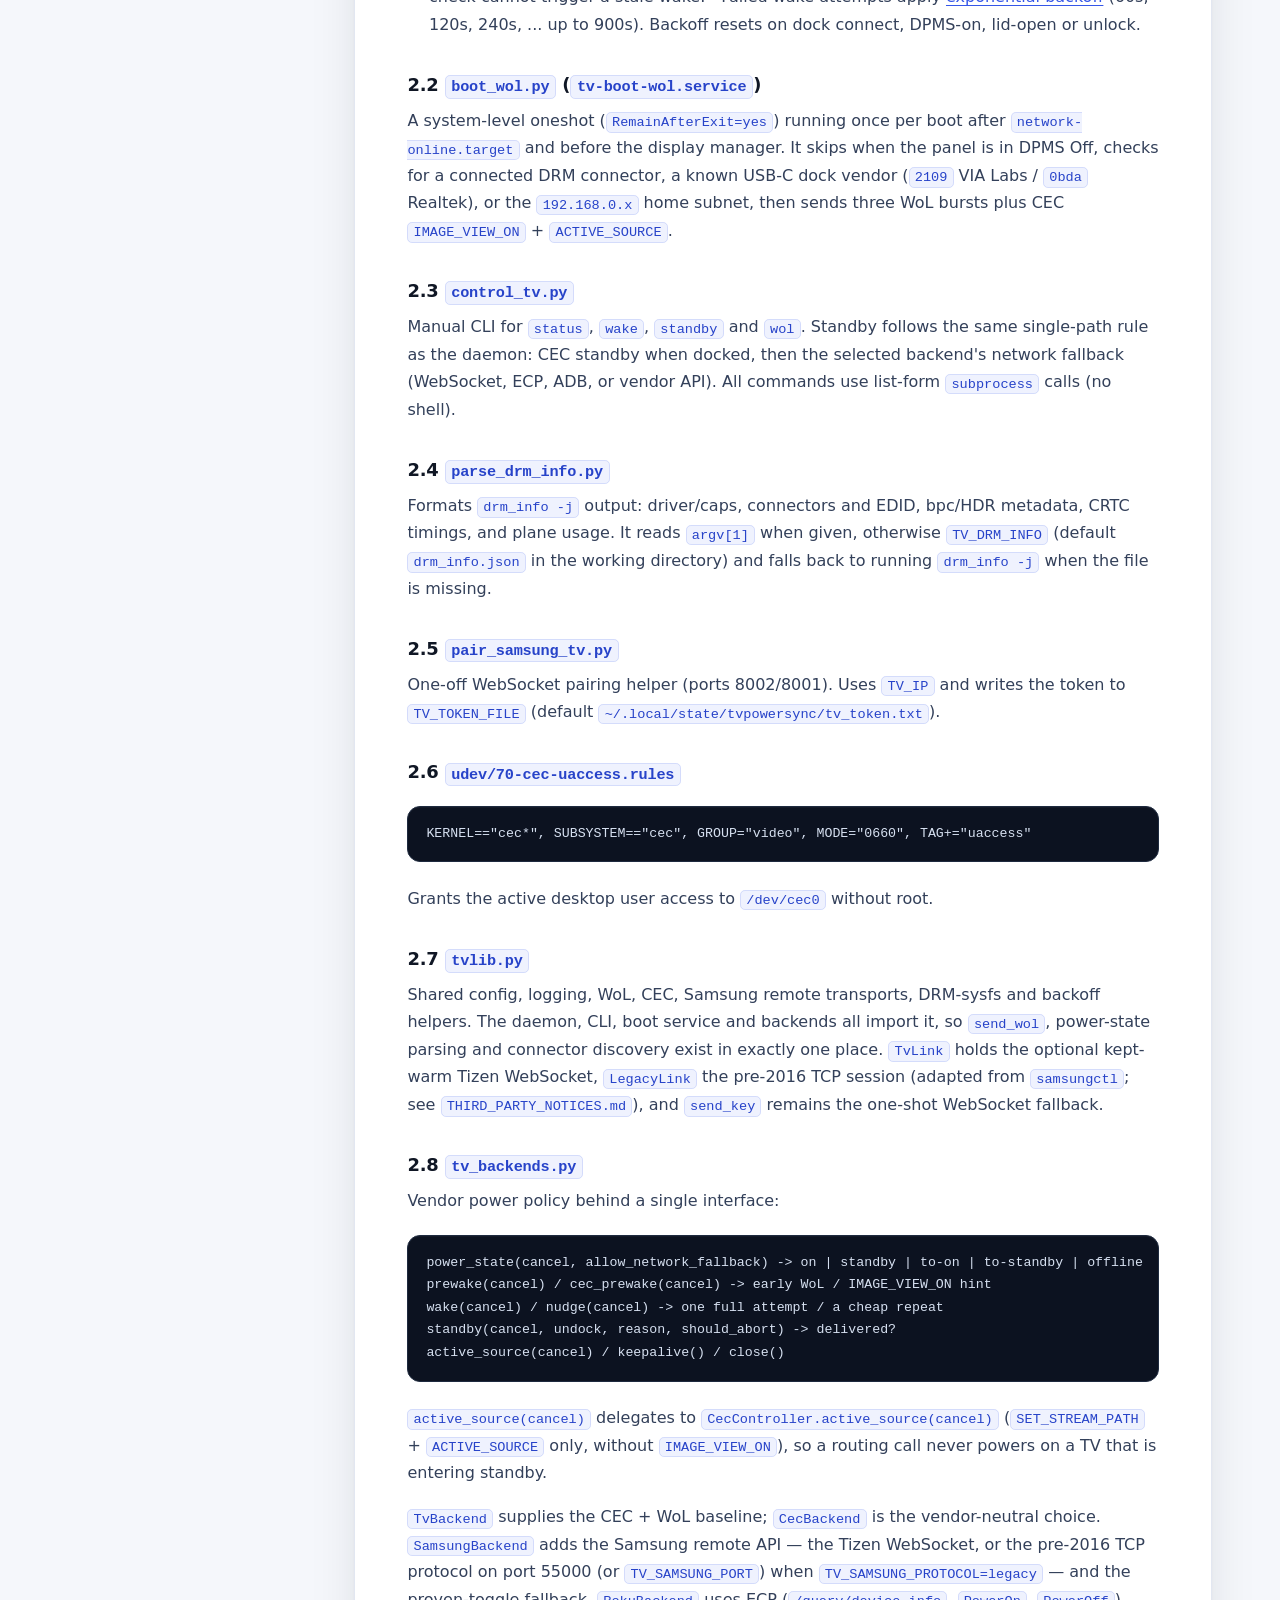
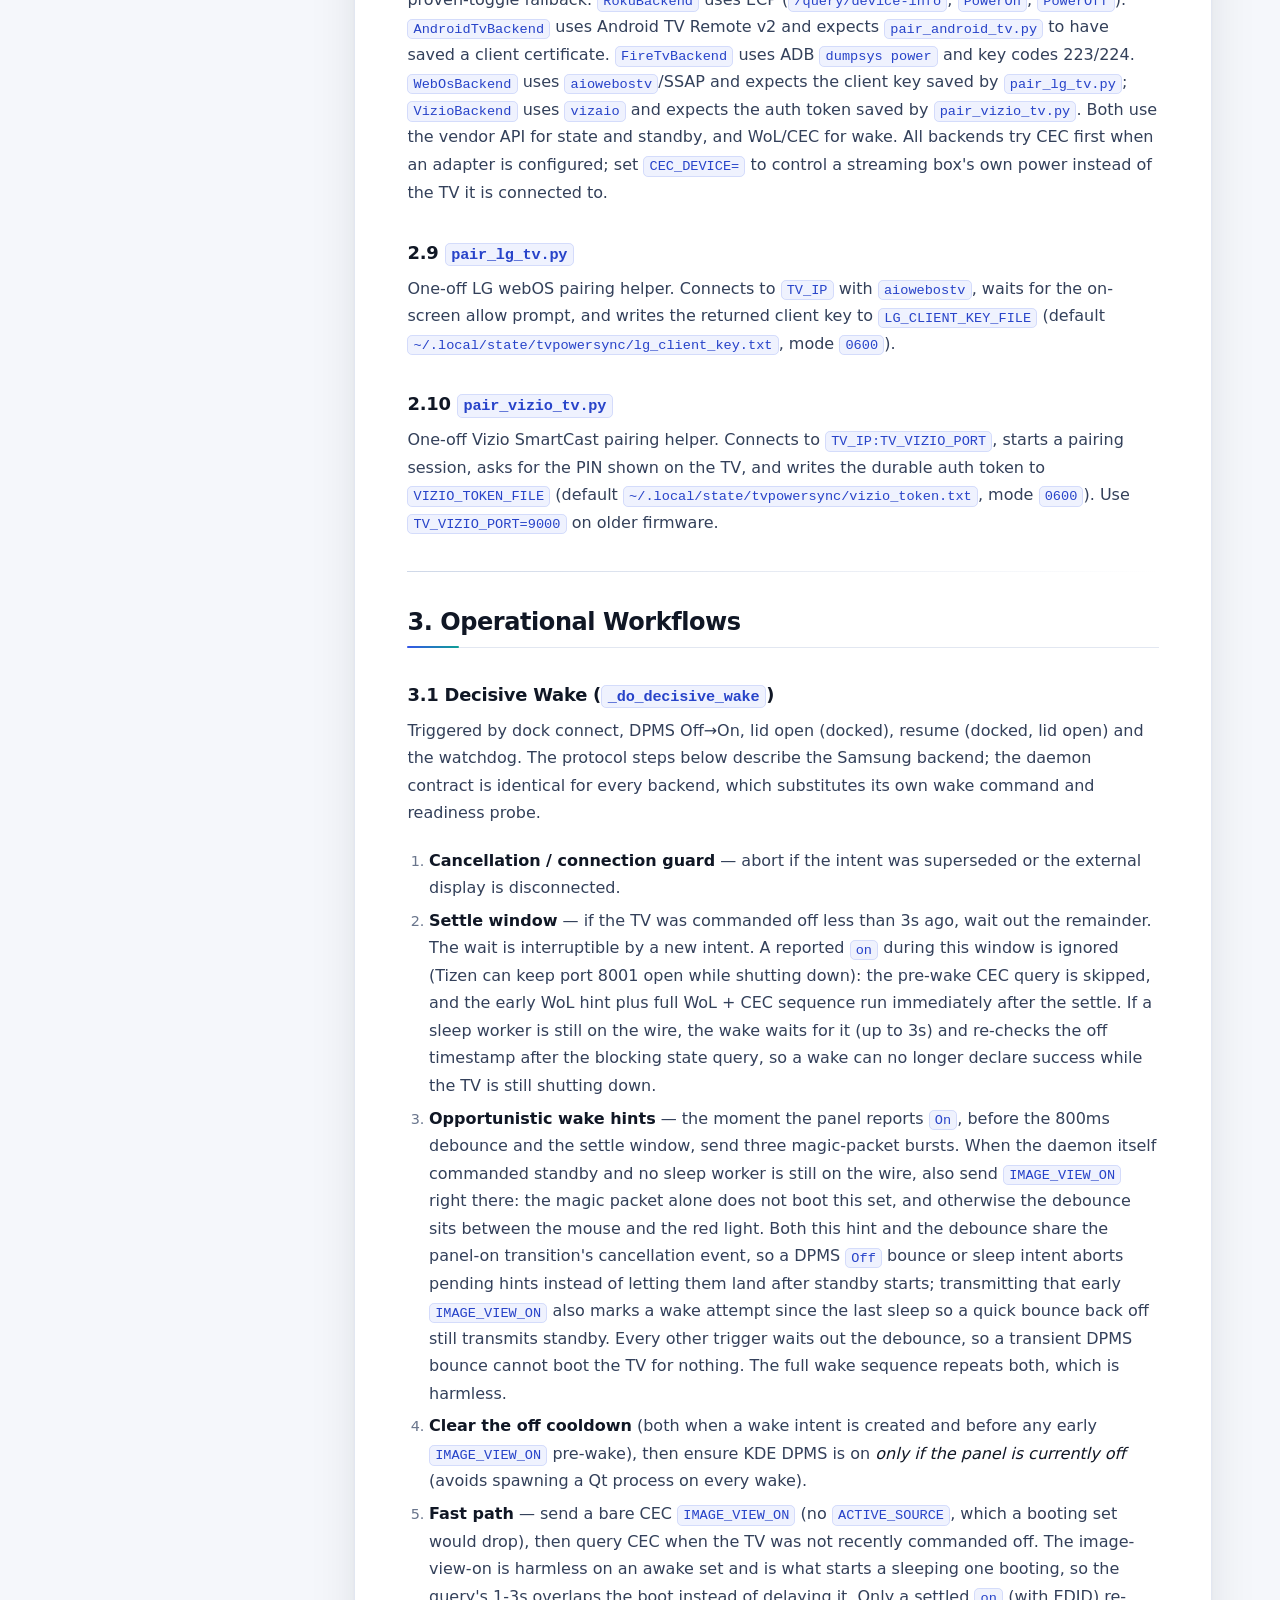
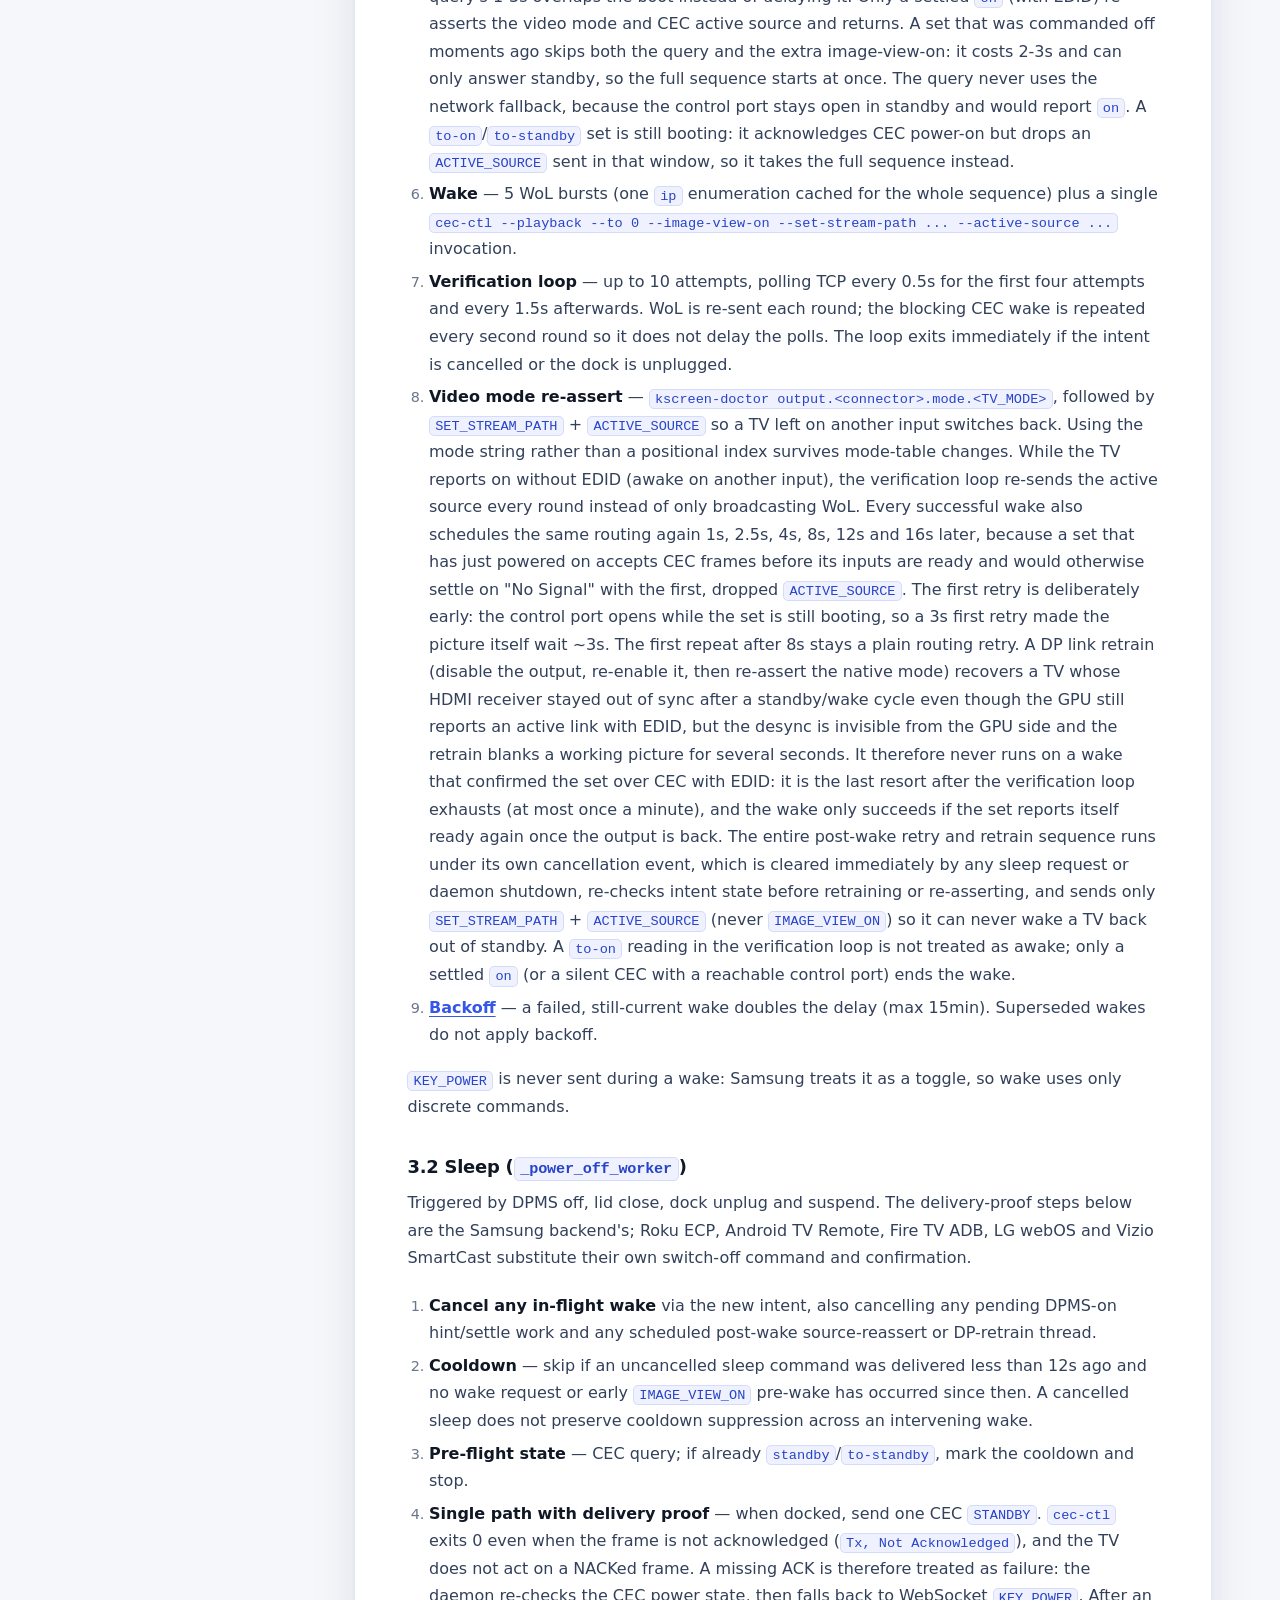
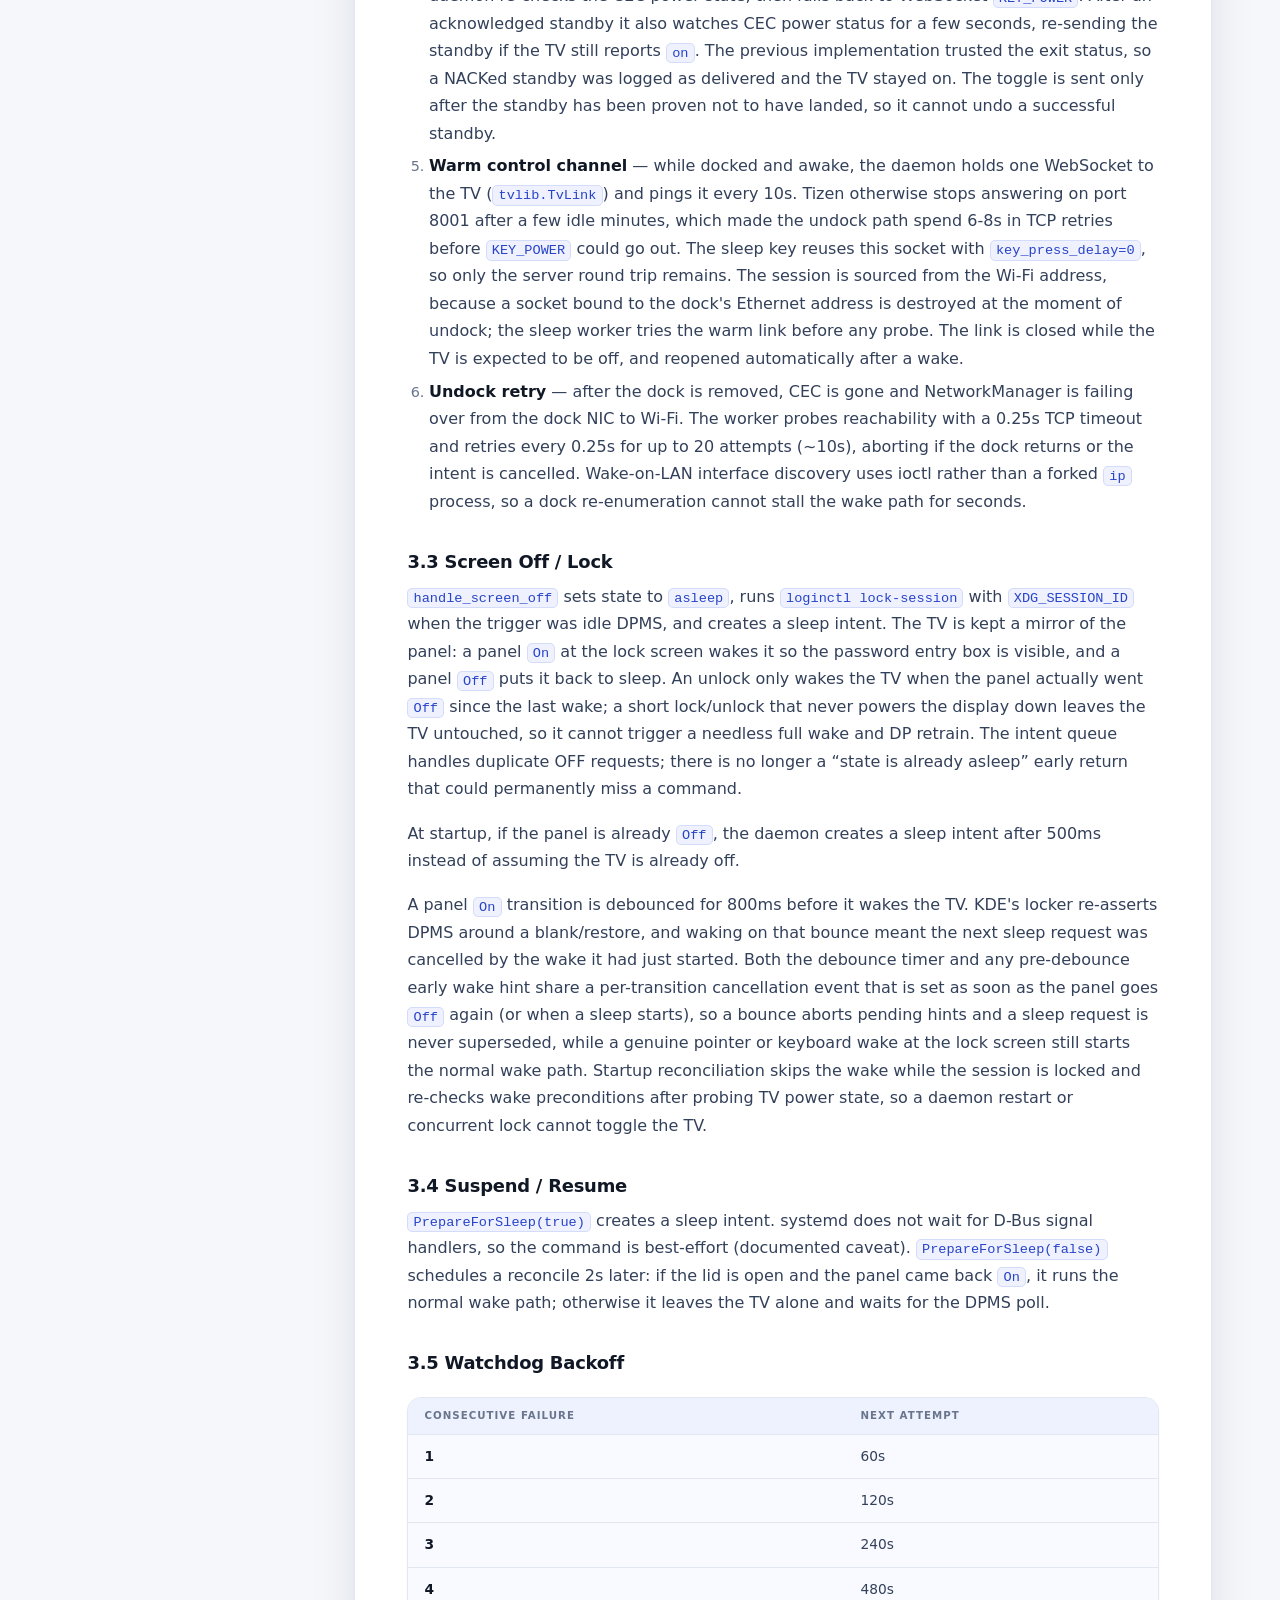
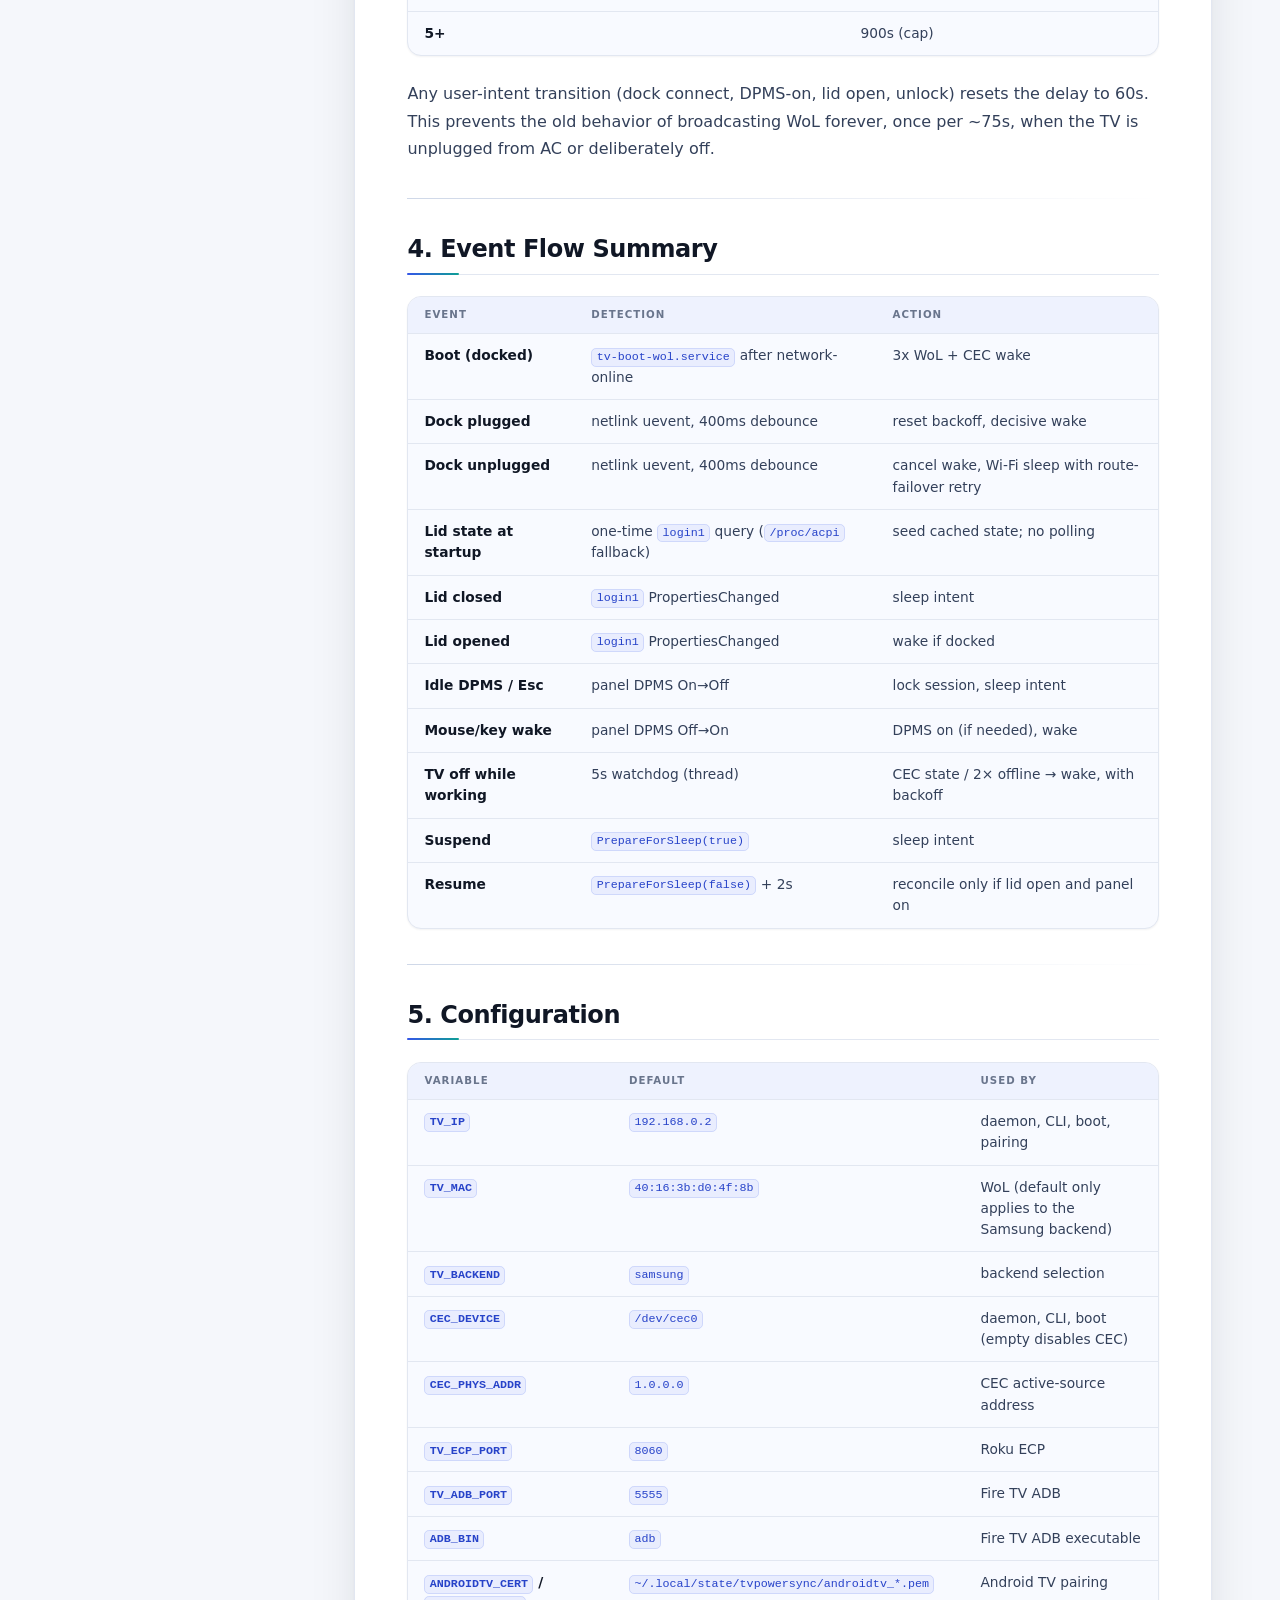
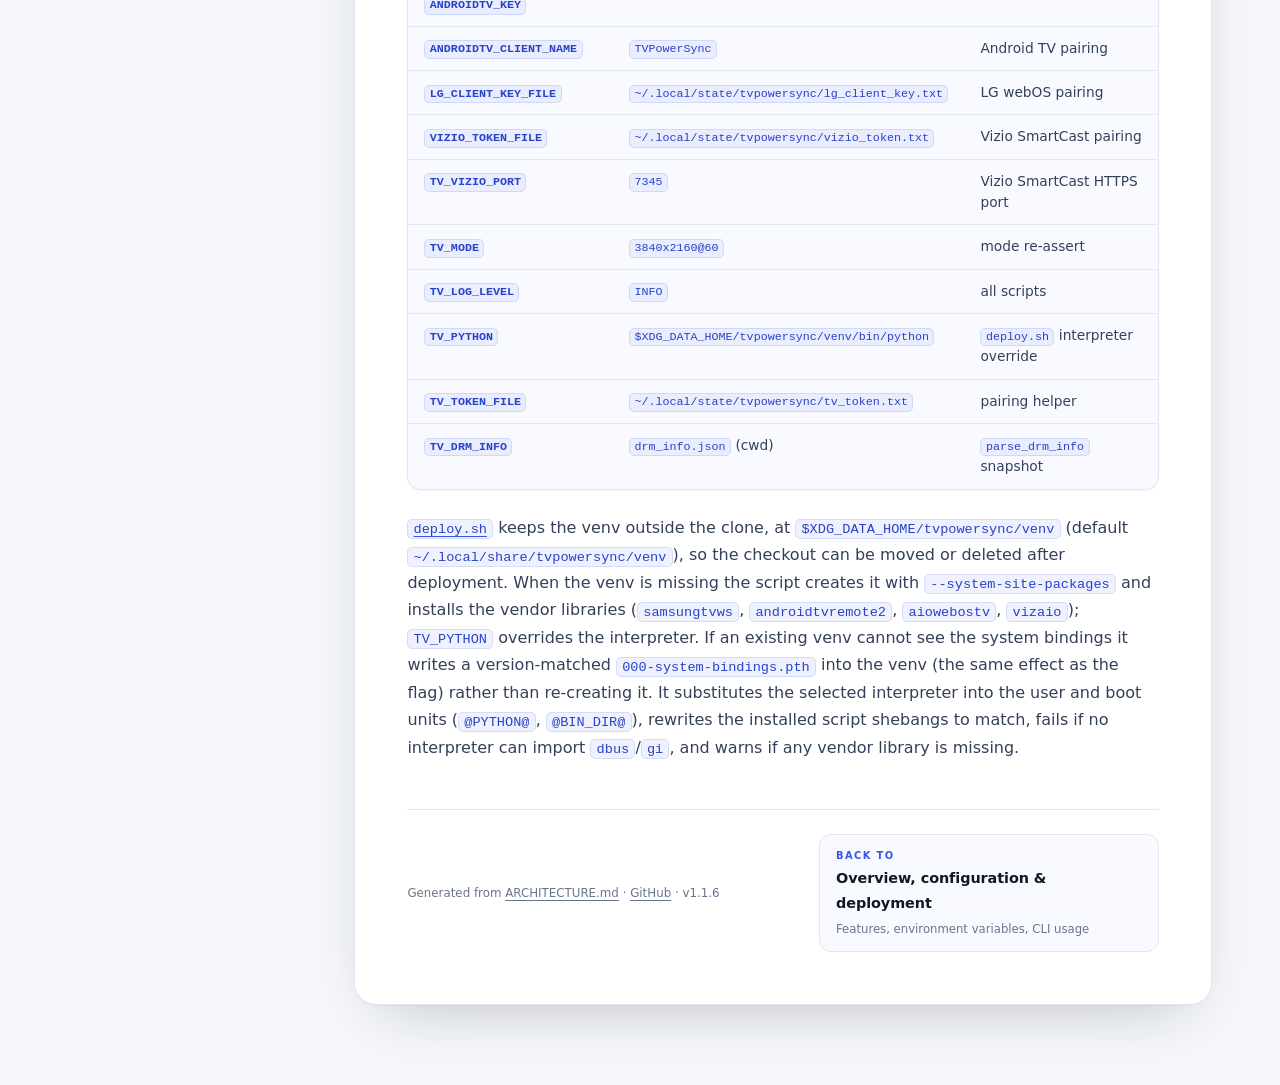
<file: ARCHITECTURE.html>
<!DOCTYPE html>
<html lang="en">
<head>
<meta charset="utf-8">
<meta name="viewport" content="width=device-width, initial-scale=1">
<meta name="color-scheme" content="light dark">
<meta name="description" content="This document explains the hardware topology, protocols, event sources, state machine and edge-case mitigations of TVPowerSync.">
<title>Detailed Architecture &amp; Technical Reference — TVPowerSync</title>
<link rel="icon" href="data:image/svg+xml,%3Csvg xmlns='http://www.w3.org/2000/svg' viewBox='0 0 32 32'%3E%3Crect width='32' height='32' rx='8' fill='%233556e8'/%3E%3Cg fill='none' stroke='white' stroke-width='2' stroke-linecap='round'%3E%3Crect x='7' y='9' width='18' height='12' rx='2'/%3E%3Cpath d='M13 25h6M16 21v4'/%3E%3C/g%3E%3C/svg%3E">
<style>
:root {
  color-scheme: light;
  --bg: #f5f7fb;
  --surface: #ffffff;
  --surface-2: #f8faff;
  --surface-3: #eef2fa;
  --text: #101725;
  --text-soft: #33405a;
  --muted: #69758c;
  --border: #e2e7f1;
  --border-strong: #cfd8e8;
  --accent: #3556e8;
  --accent-ink: #2743c9;
  --accent-2: #0e9f95;
  --code-bg: #0c1220;
  --code-border: #1e2a3f;
  --code-text: #d6e0f0;
  --shadow-sm: 0 1px 2px rgba(16, 24, 40, .05);
  --shadow: 0 1px 2px rgba(16, 24, 40, .04), 0 24px 60px -28px rgba(16, 24, 40, .28);
  --glow-a: rgba(53, 86, 232, .13);
  --glow-b: rgba(14, 159, 149, .10);
  --serif: "Iowan Old Style", "Palatino Linotype", Palatino, "Book Antiqua", Georgia, serif;
  --sans: ui-sans-serif, system-ui, -apple-system, "Segoe UI", Roboto, "Helvetica Neue", Arial, "Noto Sans", sans-serif;
  --mono: ui-monospace, SFMono-Regular, "SF Mono", Menlo, Consolas, "Liberation Mono", monospace;
}
@media (prefers-color-scheme: dark) {
  :root {
    color-scheme: dark;
    --bg: #070a10;
    --surface: #0d121b;
    --surface-2: #111826;
    --surface-3: #162032;
    --text: #e8edf6;
    --text-soft: #bdc8da;
    --muted: #8b99af;
    --border: #1d2737;
    --border-strong: #2a3850;
    --accent: #7d9cff;
    --accent-ink: #a5b9ff;
    --accent-2: #2fd4c2;
    --code-bg: #060a12;
    --code-border: #1a2434;
    --code-text: #d5e0f2;
    --shadow: 0 1px 2px rgba(0, 0, 0, .4), 0 30px 70px -30px rgba(0, 0, 0, .8);
    --glow-a: rgba(84, 110, 255, .16);
    --glow-b: rgba(21, 190, 170, .10);
  }
}
*, *::before, *::after { box-sizing: border-box; }
html { -webkit-text-size-adjust: 100%; scroll-behavior: smooth; }
body {
  margin: 0;
  /* Reserve the fixed top bar's height so the flow starts where it did. */
  padding-top: 57px;
  min-height: 100vh;
  background: var(--bg);
  color: var(--text);
  font-family: var(--sans);
  font-size: 16px;
  line-height: 1.72;
  -webkit-font-smoothing: antialiased;
  text-rendering: optimizeLegibility;
}
body::before {
  content: "";
  position: fixed;
  inset: 0;
  z-index: -1;
  pointer-events: none;
  background:
    radial-gradient(820px 480px at 8% -8%, var(--glow-a), transparent 70%),
    radial-gradient(700px 420px at 96% 2%, var(--glow-b), transparent 72%);
}
::selection { background: color-mix(in srgb, var(--accent) 24%, transparent); }
a { color: var(--accent); text-underline-offset: 3px; text-decoration-thickness: 1px; }
a:hover { color: var(--accent-ink); }
:focus-visible { outline: 2px solid var(--accent); outline-offset: 3px; border-radius: 4px; }
.skip-link {
  position: fixed; top: -100px; left: 16px; z-index: 999;
  padding: 10px 16px; border: 1px solid var(--border-strong); border-radius: 10px;
  background: var(--surface); color: var(--text); box-shadow: var(--shadow);
  font-size: .85rem; font-weight: 600; text-decoration: none;
  transition: top .15s ease;
}
.skip-link:focus { top: 16px; }

/* Top bar */
.topbar {
  position: fixed; top: 0; left: 0; right: 0; z-index: 100;
  background: var(--bg);
  border-bottom: 1px solid var(--border);
}
.topbar-inner {
  max-width: 1200px; margin: 0 auto;
  padding: 10px clamp(16px, 3vw, 28px);
  display: flex; align-items: center; justify-content: space-between; gap: 16px;
}
.brand { display: flex; align-items: center; gap: 11px; min-width: 0; color: var(--text); text-decoration: none; }
.brand-mark {
  width: 36px; height: 36px; flex: none;
  display: grid; place-items: center;
  /* Own compositor layer: the gradient, glow and SVG keep one cached raster
     instead of being repainted at fractional scroll offsets. */
  transform: translateZ(0);
  border-radius: 11px; color: #fff;
  background: linear-gradient(140deg, var(--accent), var(--accent-2));
  box-shadow: 0 6px 16px -6px color-mix(in srgb, var(--accent) 70%, transparent), inset 0 1px 0 rgba(255,255,255,.35);
}
.brand-copy { display: flex; flex-direction: column; line-height: 1.15; min-width: 0; }
.brand-copy strong { font-size: .9rem; font-weight: 650; letter-spacing: -.01em; white-space: nowrap; }
.brand-copy small { margin-top: 3px; font-size: .63rem; font-weight: 600; letter-spacing: .14em; text-transform: uppercase; color: var(--muted); white-space: nowrap; }
.topbar-nav { display: flex; align-items: center; gap: 4px; }
.pill {
  padding: 7px 12px; border: 1px solid transparent; border-radius: 999px;
  color: var(--muted); font-size: .78rem; font-weight: 550; text-decoration: none;
  white-space: nowrap;
  transition: color .15s, background .15s, border-color .15s;
}
.pill:hover { color: var(--text); background: var(--surface-3); }
.pill.is-active { color: var(--text); background: var(--surface); border-color: var(--border); box-shadow: var(--shadow-sm); }
.pill.ghost { color: var(--accent); }
.pill.ghost:hover {
  background: color-mix(in srgb, var(--accent) 9%, transparent);
  border-color: color-mix(in srgb, var(--accent) 18%, transparent);
}

/* Layout */
.shell {
  max-width: 1200px; margin: 0 auto;
  padding: clamp(20px, 3vw, 32px) clamp(16px, 3vw, 28px) 80px;
  display: grid; grid-template-columns: 248px minmax(0, 1fr);
  gap: clamp(24px, 3vw, 44px);
  align-items: start;
}
.sidebar {
  position: fixed; top: 90px;
  left: max(28px, calc(50% - 600px + 28px));
  width: 248px;
  max-height: calc(100vh - 110px);
  overflow: auto; padding: 4px 2px 20px;
  scrollbar-width: thin; scrollbar-color: var(--border-strong) transparent;
  /* Fixed positioning avoids per-frame sticky repositioning while scrolling. */
  will-change: transform;
}
.sidebar::-webkit-scrollbar { width: 6px; }
.sidebar::-webkit-scrollbar-thumb { background: var(--border-strong); border-radius: 99px; }
.side-label {
  margin: 0 0 10px; font-size: .64rem; font-weight: 700;
  letter-spacing: .16em; text-transform: uppercase; color: var(--muted);
}
.doc-switch { display: grid; gap: 8px; margin: 0 0 26px; }
.switch {
  display: block; padding: 11px 13px;
  border: 1px solid var(--border); border-radius: 12px;
  background: color-mix(in srgb, var(--surface) 72%, transparent);
  text-decoration: none;
  transition: border-color .15s, background .15s, transform .15s;
}
.switch:hover { border-color: var(--border-strong); background: var(--surface); transform: translateY(-1px); }
.switch.is-active {
  background: linear-gradient(180deg, color-mix(in srgb, var(--accent) 8%, var(--surface)), var(--surface));
  border-color: color-mix(in srgb, var(--accent) 38%, var(--border));
  box-shadow: inset 3px 0 0 var(--accent);
}
.switch-kicker { display: block; font-size: .62rem; font-weight: 700; letter-spacing: .14em; text-transform: uppercase; color: var(--accent); }
.switch-title { display: block; margin-top: 3px; font-size: .84rem; font-weight: 600; letter-spacing: -.005em; color: var(--text); }
.switch-meta { display: block; margin-top: 2px; font-size: .71rem; color: var(--muted); }
.toc ul { list-style: none; margin: 0; padding: 0; }
.toc > ul { border-left: 1px solid var(--border); }
.toc a {
  display: block; margin-left: -1px; padding: 5px 8px 5px 12px;
  border-left: 2px solid transparent;
  color: var(--muted); font-size: .82rem; line-height: 1.4; text-decoration: none;
  overflow-wrap: anywhere;
  transition: color .15s, border-color .15s, background .15s;
}
.toc a:hover {
  color: var(--text); border-left-color: var(--accent);
  background: linear-gradient(90deg, color-mix(in srgb, var(--accent) 8%, transparent), transparent);
}
.toc ul ul a { padding-left: 24px; font-size: .77rem; }
.toc a code { padding: 0; border: 0; background: none; color: inherit; font-size: .92em; }
.side-foot { margin: 26px 0 0; padding-top: 16px; border-top: 1px solid var(--border); font-size: .7rem; line-height: 1.6; color: var(--muted); }
.side-foot a { color: var(--muted); text-decoration-color: var(--border-strong); }
.side-foot a:hover { color: var(--accent); }

/* Mobile "On this page" */
.mobile-toc { display: none; grid-column: 1 / -1; }
.mobile-toc details {
  margin: 0; padding: 0 14px;
  border: 1px solid var(--border); border-radius: 12px;
  background: var(--surface); box-shadow: var(--shadow-sm);
}
.mobile-toc summary {
  display: flex; align-items: center; justify-content: space-between;
  padding: 12px 0; list-style: none; cursor: pointer;
  color: var(--text); font-size: .8rem; font-weight: 600;
}
.mobile-toc summary::-webkit-details-marker { display: none; }
.mobile-toc summary::after { content: "+"; color: var(--muted); font-size: 1rem; font-weight: 400; }
.mobile-toc details[open] summary::after { content: "\2212"; }
.mobile-toc .toc { padding: 0 0 10px; }
.mobile-toc .toc > ul { border-left: 0; }
.mobile-toc .toc a { padding-left: 2px; border-left: 0; }
.mobile-toc .toc ul ul a { padding-left: 18px; }

/* Page card */
.doc {
  position: relative; min-width: 0; overflow: hidden;
  grid-column: 2;
  padding: clamp(24px, 4.4vw, 52px);
  background: var(--surface);
  border: 1px solid var(--border); border-radius: 22px;
  box-shadow: var(--shadow);
}
.doc::before {
  content: ""; position: absolute; inset: 0 0 auto 0; height: 3px;
  background: linear-gradient(90deg, var(--accent), var(--accent-2) 45%, transparent 82%);
  opacity: .85;
}

/* Typography */
.doc-body > h1 {
  margin: .1em 0 .55em;
  font-family: var(--serif); font-weight: 600;
  font-size: clamp(2rem, 4.2vw, 2.95rem);
  line-height: 1.13; letter-spacing: -.022em;
  text-wrap: balance;
}
.eyebrow {
  display: flex; align-items: center; gap: 9px;
  margin: 0 0 14px;
  font-size: .66rem; font-weight: 700; letter-spacing: .16em;
  text-transform: uppercase; color: var(--accent);
}
.eyebrow::before {
  content: ""; width: 22px; height: 2px; border-radius: 2px;
  background: linear-gradient(90deg, var(--accent), var(--accent-2));
}
.doc-body > h1 + p {
  max-width: 68ch; margin: 0 0 1.4rem;
  font-size: 1.06rem; line-height: 1.75; color: var(--muted);
}
.doc-body h2 {
  position: relative; margin: 3.1rem 0 1rem; padding-bottom: .55rem;
  border-bottom: 1px solid var(--border);
  font-size: clamp(1.25rem, 2.4vw, 1.5rem); font-weight: 650;
  letter-spacing: -.018em; line-height: 1.28;
  text-wrap: balance; scroll-margin-top: 88px;
}
.doc-body h2::after {
  content: ""; position: absolute; left: 0; bottom: -1px;
  width: 52px; height: 2px; border-radius: 2px;
  background: linear-gradient(90deg, var(--accent), var(--accent-2));
}
.doc-body h3 {
  margin: 2.1rem 0 .55rem;
  font-size: 1.12rem; font-weight: 650; letter-spacing: -.012em;
  line-height: 1.4; text-wrap: balance; scroll-margin-top: 88px;
}
.doc-body h4 { margin: 1.6rem 0 .4rem; font-size: .98rem; font-weight: 650; }
.doc-body p { margin: 0 0 1.05rem; color: var(--text-soft); }
.doc-body strong { color: var(--text); font-weight: 650; }
.doc-body em { color: var(--text); }
.doc-body ul, .doc-body ol { margin: 0 0 1.05rem; padding-left: 1.35rem; }
.doc-body li { margin: .32rem 0; color: var(--text-soft); }
.doc-body li > p { margin: 0 0 .6rem; }
.doc-body li > p:last-child { margin-bottom: 0; }
.doc-body li > ul, .doc-body li > ol { margin: .35rem 0 .15rem; }
.doc-body ul > li::marker { color: var(--accent); }
.doc-body ol > li::marker { color: var(--muted); font-size: .9em; font-variant-numeric: tabular-nums; }
.doc-body > ol { margin-top: 1.25rem; }

/* README feature cards */
.page-readme .doc-body > ol {
  display: grid; gap: 12px;
  margin-top: 1.25rem; padding: 0;
  list-style: none; counter-reset: feature;
}
.page-readme .doc-body > ol > li {
  counter-increment: feature;
  position: relative; margin: 0; min-width: 0;
  padding: 15px 18px 12px 54px;
  border: 1px solid var(--border); border-radius: 14px;
  background: linear-gradient(180deg, var(--surface-2), color-mix(in srgb, var(--surface-2) 40%, transparent));
  transition: border-color .18s ease, box-shadow .18s ease;
}
.page-readme .doc-body > ol > li:hover { border-color: var(--border-strong); box-shadow: var(--shadow-sm); }
.page-readme .doc-body > ol > li::before {
  content: counter(feature);
  position: absolute; left: 16px; top: 15px;
  width: 26px; height: 26px;
  display: grid; place-items: center;
  border-radius: 8px; border: 1px solid color-mix(in srgb, var(--accent) 22%, transparent);
  background: color-mix(in srgb, var(--accent) 10%, transparent);
  color: var(--accent); font-size: .72rem; font-weight: 700; font-variant-numeric: tabular-nums;
}
.page-readme .doc-body > ol > li > p:first-child {
  margin: 0 0 6px; color: var(--text);
  font-size: .98rem; line-height: 1.6; letter-spacing: -.006em;
}
.page-readme .doc-body > ol > li > ul { margin: 8px 0 3px; padding-left: 1.1rem; font-size: .94rem; }
.page-readme .doc-body > ol > li > ul > li { margin: .28rem 0; }

/* Tables */
.doc-body .table-wrap {
  margin: 1.35rem 0 1.5rem;
  border: 1px solid var(--border); border-radius: 14px;
  background: var(--surface-2);
  overflow-x: auto;
  scrollbar-width: thin; scrollbar-color: var(--border-strong) transparent;
  box-shadow: var(--shadow-sm);
}
.doc-body table { width: 100%; min-width: 520px; border-collapse: collapse; font-size: .86rem; line-height: 1.55; }
.doc-body thead th {
  padding: 10px 16px;
  border-bottom: 1px solid var(--border);
  background: color-mix(in srgb, var(--accent) 5%, var(--surface-2));
  color: var(--muted); font-size: .64rem; font-weight: 700;
  letter-spacing: .1em; text-transform: uppercase; text-align: left; white-space: nowrap;
}
.doc-body tbody td { padding: 11px 16px; border-bottom: 1px solid var(--border); color: var(--text-soft); vertical-align: top; }
.doc-body tbody td:first-child { color: var(--text); font-weight: 550; }
.doc-body tbody tr:last-child td { border-bottom: 0; }
.doc-body tbody tr:hover { background: color-mix(in srgb, var(--accent) 4%, transparent); }
.doc-body table td code { white-space: nowrap; overflow-wrap: normal; }

/* Code */
.doc-body :not(pre) > code {
  padding: .12em .38em;
  border: 1px solid color-mix(in srgb, var(--accent) 14%, transparent);
  border-radius: 5px;
  background: color-mix(in srgb, var(--accent) 8%, transparent);
  color: var(--accent-ink);
  font-family: var(--mono); font-size: .85em;
  white-space: normal; overflow-wrap: anywhere;
}
.doc-body pre {
  margin: 1.25rem 0 1.4rem; padding: 16px 18px;
  border: 1px solid var(--code-border); border-radius: 13px;
  background: var(--code-bg);
  color: var(--code-text);
  font-family: var(--mono); font-size: .83rem; line-height: 1.7;
  overflow-x: auto;
  scrollbar-width: thin; scrollbar-color: #31405a transparent;
  box-shadow: inset 0 1px 0 rgba(255, 255, 255, .03);
}
.doc-body pre code {
  padding: 0; border: 0; background: none;
  color: inherit; font-family: inherit; font-size: 1em; white-space: pre;
}
.doc-body pre::-webkit-scrollbar { height: 8px; }
.doc-body pre::-webkit-scrollbar-thumb { background: #31405a; border-radius: 99px; }
.doc-body pre .c, .doc-body pre .c1, .doc-body pre .cm { color: #6f8099; font-style: italic; }
.doc-body pre .k, .doc-body pre .kn, .doc-body pre .kd { color: #c792ea; }
.doc-body pre .s, .doc-body pre .s1, .doc-body pre .s2, .doc-body pre .sb { color: #a8e0a0; }
.doc-body pre .nb, .doc-body pre .nf { color: #82aaff; }
.doc-body pre .nv { color: #ffcb6b; }
.doc-body pre .o, .doc-body pre .ow { color: #89ddff; }
.doc-body pre .m, .doc-body pre .mi { color: #f78c6c; }
.doc-body pre .w { color: inherit; }

/* Callouts and rules */
.doc-body blockquote {
  margin: 1.35rem 0 1.6rem; padding: 14px 18px 14px 20px;
  border-left: 3px solid var(--accent); border-radius: 0 12px 12px 0;
  background: linear-gradient(90deg, color-mix(in srgb, var(--accent) 7%, transparent), transparent 90%);
}
.doc-body blockquote::before {
  content: "Note"; display: block; margin-bottom: 4px;
  color: var(--accent); font-size: .62rem; font-weight: 700;
  letter-spacing: .16em; text-transform: uppercase;
}
.doc-body blockquote p { margin: 0; font-size: .95rem; color: var(--text-soft); }
.doc-body blockquote a { font-weight: 600; }
.doc-body hr {
  height: 1px; margin: 2.2rem 0; border: 0;
  background: linear-gradient(90deg, var(--border-strong), var(--border) 40%, transparent);
}
.doc-body hr + h2 { margin-top: 1.7rem; }

/* Heading permalinks */
.headerlink {
  float: right; margin-left: 10px;
  color: var(--muted); font-size: .75em; font-weight: 400; text-decoration: none;
  opacity: 0; transition: opacity .15s, color .15s;
}
h2:hover .headerlink, h3:hover .headerlink, .headerlink:focus-visible { opacity: .7; }
.headerlink:hover { color: var(--accent); opacity: 1 !important; }

/* Footer */
.doc-footer {
  display: flex; flex-wrap: wrap; align-items: center; justify-content: space-between; gap: 18px;
  margin-top: 3rem; padding-top: 1.5rem;
  border-top: 1px solid var(--border);
}
.foot-note { margin: 0; color: var(--muted); font-size: .74rem; }
.foot-note a { color: var(--muted); }
.next-card {
  display: flex; flex-direction: column; gap: 2px;
  max-width: 340px; padding: 12px 16px;
  border: 1px solid var(--border); border-radius: 12px;
  background: var(--surface-2); text-decoration: none;
  transition: border-color .15s, transform .15s, box-shadow .15s;
}
.next-card:hover {
  border-color: color-mix(in srgb, var(--accent) 35%, var(--border));
  transform: translateY(-1px); box-shadow: var(--shadow-sm);
}
.next-kicker { color: var(--accent); font-size: .62rem; font-weight: 700; letter-spacing: .14em; text-transform: uppercase; }
.next-title { color: var(--text); font-size: .9rem; font-weight: 600; letter-spacing: -.005em; }
.next-title::after { content: " \2192"; color: var(--accent); font-weight: 600; }
.next-card.back .next-title::after { content: ""; }
.next-meta { margin-top: 1px; color: var(--muted); font-size: .73rem; }

@media (max-width: 1024px) {
  .shell { grid-template-columns: minmax(0, 1fr); max-width: 900px; }
  .sidebar { display: none; }
  .mobile-toc { display: block; }
  .doc { grid-column: 1; }
}
@media (max-width: 640px) {
  .brand-copy small { display: none; }
  .topbar-nav .ghost { display: none; }
  .pill { padding: 6px 10px; font-size: .74rem; }
  .doc { padding: 20px 18px 26px; border-radius: 16px; }
  .doc::before { border-radius: 16px 16px 0 0; }
  .doc-body > h1 { font-size: clamp(1.75rem, 7vw, 2.3rem); }
  .doc-footer { flex-direction: column; align-items: stretch; }
  .next-card { max-width: none; }
  .foot-note { order: 2; }
}
@media (max-width: 380px) {
  .brand-copy { display: none; }
}
@media print {
  :root {
    --bg: #fff; --surface: #fff; --surface-2: #fff; --surface-3: #fff;
    --text: #111; --text-soft: #222; --muted: #555;
    --border: #ddd; --border-strong: #ccc;
    --accent: #1a3fb8; --accent-ink: #1a3fb8;
    --code-bg: #f5f5f5; --code-border: #ddd; --code-text: #111;
  }
  body { background: #fff; color: #111; padding-top: 0; }
  body::before, .topbar, .sidebar, .mobile-toc, .doc-footer, .headerlink { display: none !important; }
  .shell { display: block; max-width: none; padding: 0; }
  .doc { padding: 0; border: 0; border-radius: 0; box-shadow: none; overflow: visible; }
  .doc::before { display: none; }
  .doc-body .table-wrap { overflow: visible; }
  .doc-body pre { background: #f5f5f5; color: #111; border-color: #ddd; box-shadow: none; }
  .doc-body pre code { color: #111; }
  .doc-body a { color: #1a3fb8; }
}
@media (prefers-reduced-motion: reduce) {
  html { scroll-behavior: auto; }
  *, *::before, *::after { transition: none !important; animation: none !important; }
}
</style>
</head>
<body class="page-architecture">
<a class="skip-link" href="#content">Skip to content</a>

<header class="topbar">
  <div class="topbar-inner">
    <a class="brand" href="README.html" aria-label="TVPowerSync documentation">
      <span class="brand-mark" aria-hidden="true">
        <svg viewBox="0 0 24 24" width="19" height="19" fill="none" stroke="currentColor" stroke-width="1.8" stroke-linecap="round" stroke-linejoin="round"><rect x="2.5" y="4" width="19" height="13" rx="2"/><path d="M8 21h8M12 17v4"/></svg>
      </span>
      <span class="brand-copy"><strong>TVPowerSync</strong><small>Multi-vendor TV control</small></span>
    </a>
    <nav class="topbar-nav" aria-label="Documents">
      <a class="pill" href="README.html">README</a><a class="pill is-active" href="ARCHITECTURE.html" aria-current="page">Architecture</a><a class="pill ghost" href="https://github.com/mystica555/TVPowerSync" aria-label="View TVPowerSync on GitHub">GitHub <span aria-hidden="true">&#8599;</span></a>
    </nav>
  </div>
</header>

<main class="page" id="content" tabindex="-1">
  <div class="shell">
    <div class="mobile-toc">
      <details>
        <summary>On this page</summary>
        <nav class="toc" aria-label="Table of contents (mobile)"><ul><li><a href="#1-system-overview-hardware-topology">1. System Overview &amp; Hardware Topology</a><ul class="toc-sub"><li><a href="#hardware-interface-stack">Hardware &amp; Interface Stack</a></li></ul></li><li><a href="#2-core-components">2. Core Components</a><ul class="toc-sub"><li><a href="#21-tv_power_daemonpy-tv-power-syncservice">2.1 <code>tv_power_daemon.py</code> (<code>tv-power-sync.service</code>)</a></li><li><a href="#22-boot_wolpy-tv-boot-wolservice">2.2 <code>boot_wol.py</code> (<code>tv-boot-wol.service</code>)</a></li><li><a href="#23-control_tvpy">2.3 <code>control_tv.py</code></a></li><li><a href="#24-parse_drm_infopy">2.4 <code>parse_drm_info.py</code></a></li><li><a href="#25-pair_samsung_tvpy">2.5 <code>pair_samsung_tv.py</code></a></li><li><a href="#26-udev70-cec-uaccessrules">2.6 <code>udev/70-cec-uaccess.rules</code></a></li><li><a href="#27-tvlibpy">2.7 <code>tvlib.py</code></a></li><li><a href="#28-tv_backendspy">2.8 <code>tv_backends.py</code></a></li><li><a href="#29-pair_lg_tvpy">2.9 <code>pair_lg_tv.py</code></a></li><li><a href="#210-pair_vizio_tvpy">2.10 <code>pair_vizio_tv.py</code></a></li></ul></li><li><a href="#3-operational-workflows">3. Operational Workflows</a><ul class="toc-sub"><li><a href="#31-decisive-wake-_do_decisive_wake">3.1 Decisive Wake (<code>_do_decisive_wake</code>)</a></li><li><a href="#32-sleep-_power_off_worker">3.2 Sleep (<code>_power_off_worker</code>)</a></li><li><a href="#33-screen-off-lock">3.3 Screen Off / Lock</a></li><li><a href="#34-suspend-resume">3.4 Suspend / Resume</a></li><li><a href="#35-watchdog-backoff">3.5 Watchdog Backoff</a></li></ul></li><li><a href="#4-event-flow-summary">4. Event Flow Summary</a></li><li><a href="#5-configuration">5. Configuration</a></li></ul></nav>
      </details>
    </div>

    <aside class="sidebar">
      <p class="side-label">Documentation</p>
      <nav class="doc-switch" aria-label="Documents"><a class="switch" href="README.html"><span class="switch-kicker">README</span><span class="switch-title">Overview &amp; deployment</span><span class="switch-meta">Features &middot; configuration &middot; CLI</span></a><a class="switch is-active" href="ARCHITECTURE.html" aria-current="page"><span class="switch-kicker">Architecture</span><span class="switch-title">Internals &amp; event flow</span><span class="switch-meta">Topology &middot; state machine &middot; edge cases</span></a></nav>
      <p class="side-label">On this page</p>
      <nav class="toc" aria-label="Table of contents"><ul><li><a href="#1-system-overview-hardware-topology">1. System Overview &amp; Hardware Topology</a><ul class="toc-sub"><li><a href="#hardware-interface-stack">Hardware &amp; Interface Stack</a></li></ul></li><li><a href="#2-core-components">2. Core Components</a><ul class="toc-sub"><li><a href="#21-tv_power_daemonpy-tv-power-syncservice">2.1 <code>tv_power_daemon.py</code> (<code>tv-power-sync.service</code>)</a></li><li><a href="#22-boot_wolpy-tv-boot-wolservice">2.2 <code>boot_wol.py</code> (<code>tv-boot-wol.service</code>)</a></li><li><a href="#23-control_tvpy">2.3 <code>control_tv.py</code></a></li><li><a href="#24-parse_drm_infopy">2.4 <code>parse_drm_info.py</code></a></li><li><a href="#25-pair_samsung_tvpy">2.5 <code>pair_samsung_tv.py</code></a></li><li><a href="#26-udev70-cec-uaccessrules">2.6 <code>udev/70-cec-uaccess.rules</code></a></li><li><a href="#27-tvlibpy">2.7 <code>tvlib.py</code></a></li><li><a href="#28-tv_backendspy">2.8 <code>tv_backends.py</code></a></li><li><a href="#29-pair_lg_tvpy">2.9 <code>pair_lg_tv.py</code></a></li><li><a href="#210-pair_vizio_tvpy">2.10 <code>pair_vizio_tv.py</code></a></li></ul></li><li><a href="#3-operational-workflows">3. Operational Workflows</a><ul class="toc-sub"><li><a href="#31-decisive-wake-_do_decisive_wake">3.1 Decisive Wake (<code>_do_decisive_wake</code>)</a></li><li><a href="#32-sleep-_power_off_worker">3.2 Sleep (<code>_power_off_worker</code>)</a></li><li><a href="#33-screen-off-lock">3.3 Screen Off / Lock</a></li><li><a href="#34-suspend-resume">3.4 Suspend / Resume</a></li><li><a href="#35-watchdog-backoff">3.5 Watchdog Backoff</a></li></ul></li><li><a href="#4-event-flow-summary">4. Event Flow Summary</a></li><li><a href="#5-configuration">5. Configuration</a></li></ul></nav>
      <p class="side-foot">
        Rendered from <a href="ARCHITECTURE.md">ARCHITECTURE.md</a><br>
        TVPowerSync v1.1.6
      </p>
    </aside>

    <article class="doc">
      <div class="doc-body"><p class="eyebrow">Documentation &middot; Technical reference</p>
<h1 id="detailed-architecture-technical-reference">Detailed Architecture &amp; Technical Reference</h1>
<p>This document explains the hardware topology, protocols, event sources, state
machine and edge-case mitigations of <strong>TVPowerSync</strong>.</p>
<hr />
<h2 id="1-system-overview-hardware-topology">1. System Overview &amp; Hardware Topology<a class="headerlink" href="#1-system-overview-hardware-topology" title="Link to this section">#</a></h2>
<p>The suite synchronizes power, input selection and the video link of a TV used
as a <strong>4K60 UHD</strong> external monitor for a Linux laptop running <strong>KDE Plasma 6
(Wayland)</strong>. Samsung Tizen is the reference backend; the same daemon also
drives generic HDMI-CEC, Roku ECP, Android TV Remote v2, Fire TV ADB, LG webOS
and Vizio SmartCast backends.</p>
<h3 id="hardware-interface-stack">Hardware &amp; Interface Stack<a class="headerlink" href="#hardware-interface-stack" title="Link to this section">#</a></h3>
<ul>
<li><strong>Internal Display (<code>eDP-1</code>)</strong>: laptop panel (<code>2880x1800 @ 60Hz</code>, scale
  <code>1.6</code>, positioned at <code>(3840, 1284)</code>).</li>
<li><strong>External Display (<code>DP-2</code>)</strong>: connected through a USB-C dock featuring:</li>
<li>a <strong>DisplayPort-to-HDMI 2.0 active converter</strong> (Parade <code>PS186</code>) exposing
    DRM connector <code>/sys/class/drm/card1-DP-2</code> and HDMI-CEC adapter <code>/dev/cec0</code>
    (<code>i915</code> driver);</li>
<li>a <strong>USB wired Ethernet controller</strong> (<code>enx50a0300cc53a</code>) alongside the
    laptop's Wi-Fi interface (<code>wlo1</code>).</li>
<li><strong>Samsung Smart TV (<code>UN40KU7000</code>)</strong>:</li>
<li>IP <code>192.168.0.2</code>, MAC <code>40:16:3b:d0:4f:8b</code></li>
<li>HDMI 1 / DVI, CEC physical address <code>1.0.0.0</code>, TV logical address <code>0</code></li>
<li>Control channels: <strong>WoL</strong> (UDP 9/7), <strong>HDMI-CEC</strong> (<code>/dev/cec0</code>), and the
    <strong>Tizen WebSocket API</strong> (port <code>8001</code>).</li>
</ul>
<p>All of these are <a href="#5-configuration">configurable</a> via <code>TV_IP</code>, <code>TV_MAC</code>, <code>CEC_DEVICE</code>, <code>TV_MODE</code>
and <code>TV_LOG_LEVEL</code> (see <a href="#27-tvlibpy"><code>tvlib.Config</code></a>).</p>
<hr />
<h2 id="2-core-components">2. Core Components<a class="headerlink" href="#2-core-components" title="Link to this section">#</a></h2>
<h3 id="21-tv_power_daemonpy-tv-power-syncservice">2.1 <code>tv_power_daemon.py</code> (<code>tv-power-sync.service</code>)<a class="headerlink" href="#21-tv_power_daemonpy-tv-power-syncservice" title="Link to this section">#</a></h3>
<p>A long-running user-session daemon driving a <code>GLib.MainLoop</code>. The main loop does
only cheap work — sysfs reads, socket reads and scheduling. Every CEC, WoL,
WebSocket and <code>kscreen-doctor</code> operation runs in a worker thread.</p>
<h4 id="power-intent-model">Power intent model<a class="headerlink" href="#power-intent-model" title="Link to this section">#</a></h4>
<p>Every request to turn the TV on or off creates an <code>Intent</code>:</p>
<div class="highlight"><pre><span></span><code>Intent(seq, kind, cancel_event)
</code></pre></div>

<ul>
<li>Creating a new intent increments <code>seq</code> and sets the previous intent's
  <code>cancel</code> event. Sleep intents (and daemon shutdown) also cancel pending
  panel-on wake hints/debounce work and any scheduled post-wake source-reassert
  or DP-retrain thread.</li>
<li>Workers check <code>cancel</code> before each side effect: before a CEC query, before
  each WoL burst, before a WebSocket key, between wake-verification attempts,
  and before post-wake routing or link-retrain retries.</li>
<li>The CEC controller re-checks cancellation <em>inside</em> its process lock, so a
  superseded intent cannot transmit a stale command after waiting for the
  adapter.</li>
<li>Duplicate ON requests are ignored while an ON intent is active; duplicate OFF
  requests are absorbed by the 12-second cooldown (cleared by any wake request or
  early <code>IMAGE_VIEW_ON</code> pre-wake, and re-armed only by uncancelled sleeps) and
  the pre-flight CEC state query.</li>
</ul>
<p>This replaces the previous <code>abort_wake</code> boolean, which conflated “cancel the
wake” with “sleep now” and could not stop an in-flight sleep retry.</p>
<h4 id="monitored-inputs">Monitored inputs<a class="headerlink" href="#monitored-inputs" title="Link to this section">#</a></h4>
<p>Lid position, dock/display hotplug, KDE screen-lock state and suspend/resume are
event-driven. The internal panel's DPMS state is the only routinely polled
input; external-display state falls back to a 2-second poll only if the netlink
listener is unavailable. The lid is read once at startup and never polled.</p>
<ol>
<li>
<p><strong>Kernel Netlink KObject UEvent socket</strong>
   - Binds multicast group 1 (<code>NETLINK_KOBJECT_UEVENT</code>), raises <code>SO_RCVBUF</code> to
     1 MiB, and attaches to <code>GLib.io_add_watch</code>.
   - Only <code>SUBSYSTEM=drm</code> events with <code>HOTPLUG=1</code>/<code>add</code>/<code>remove</code>, and
     <code>SUBSYSTEM=usb</code> <code>add</code>/<code>remove</code> events are considered. USB HID/hub <code>change</code>
     traffic and the daemon's own DPMS changes are ignored.
   - Events are coalesced by a 400ms one-shot timer, because USB-C/PD
     renegotiation and MST setup emit bursts and transient <code>connected</code> reads.
   - If the netlink listener is unavailable (bind failure or socket error),
     <code>on_dpms_poll</code> calls <code>check_external_display_transition()</code> every 2 seconds.
     This is the fallback the previous version only logged about.</p>
</li>
<li>
<p><strong>Laptop lid (<code>login1.PropertiesChanged</code>, <code>LidClosed</code>)</strong>
   - The state is read <strong>once at startup</strong> via the system D-Bus. If that query
     fails, <code>/proc/acpi/button/lid/*/state</code> is read once as a bootstrap
     fallback; it is not used again.
   - Afterwards, transitions arrive as <code>PropertiesChanged</code> signals on
     <code>org.freedesktop.login1.Manager</code>. The handler filters on that interface
     and <code>LidClosed</code>, then updates the cached state.
   - There is no periodic lid polling. If the system-bus signal receiver cannot
     be registered, the daemon retries registration every 5s; it does not fall
     back to ACPI polling, so lid events are unavailable until registration
     succeeds.</p>
</li>
<li>
<p><strong>Adaptive hardware DPMS tracking</strong>
   - Reads <code>/sys/class/drm/*-eDP-*/dpms</code> (falling back to LVDS/DSI).
   - 250ms while the session is locked, 2000ms while unlocked. sysfs has no
     inotify/poll support, so a timer is the correct mechanism; the cost is a
     few microseconds per read.
   - If the node disappears (GPU reset, connector rename), the path is
     re-resolved. <code>Unknown</code> is never treated as “screen off”.</p>
</li>
<li>
<p><strong>KDE ScreenSaver (<code>org.freedesktop.ScreenSaver.ActiveChanged</code>)</strong>
   - Switches the DPMS polling interval and drives unlock-time wake only when
     the display actually powered off.
   - Registration is retried every 5 seconds if the session bus is not ready
     when the user unit starts.</p>
</li>
<li>
<p><strong><code>PrepareForSleep</code></strong>
   - Suspend creates sleep intent.
   - Resume waits 2 seconds for KWin to restore DPMS, then reconciles. It never
     forces <code>kscreen-doctor --dpms on</code>, and it does nothing while the lid is
     closed.</p>
</li>
<li>
<p><strong>Watchdog (5-second GLib timer, worker-thread check)</strong>
   - Preconditions: state <code>awake</code>, panel DPMS <code>On</code>, dock <code>connected</code>, lid open,
     no active wake, backoff expired.
   - Probes the selected backend's control port first (no subprocess). Only
     when the port is closed does it query CEC.
   - A CEC <code>standby</code>/<code>to-standby</code> reading wakes immediately; <code>offline</code> requires
     two consecutive checks. After the blocking query returns, both the watchdog
     and startup reconciliation re-check the intent sequence and wake
     preconditions (awake intent, panel DPMS <code>On</code>, dock connected, lid open) so a
     sleep, screen-off, lid close or unplug during the check cannot trigger a
     stale wake.
   - Failed wake attempts apply <a href="#35-watchdog-backoff">exponential backoff</a> (60s, 120s, 240s, ... up to
     900s). Backoff resets on dock connect, DPMS-on, lid-open or unlock.</p>
</li>
</ol>
<h3 id="22-boot_wolpy-tv-boot-wolservice">2.2 <code>boot_wol.py</code> (<code>tv-boot-wol.service</code>)<a class="headerlink" href="#22-boot_wolpy-tv-boot-wolservice" title="Link to this section">#</a></h3>
<p>A system-level oneshot (<code>RemainAfterExit=yes</code>) running once per boot after
<code>network-online.target</code> and before the display manager. It skips when the panel
is in DPMS Off, checks for a connected DRM connector, a known USB-C dock vendor
(<code>2109</code> VIA Labs / <code>0bda</code> Realtek), or the <code>192.168.0.x</code> home subnet, then sends
three WoL bursts plus CEC <code>IMAGE_VIEW_ON</code> + <code>ACTIVE_SOURCE</code>.</p>
<h3 id="23-control_tvpy">2.3 <code>control_tv.py</code><a class="headerlink" href="#23-control_tvpy" title="Link to this section">#</a></h3>
<p>Manual CLI for <code>status</code>, <code>wake</code>, <code>standby</code> and <code>wol</code>. Standby follows the same
single-path rule as the daemon: CEC standby when docked, then the selected
backend's network fallback (WebSocket, ECP, ADB, or vendor API). All commands
use list-form <code>subprocess</code> calls (no shell).</p>
<h3 id="24-parse_drm_infopy">2.4 <code>parse_drm_info.py</code><a class="headerlink" href="#24-parse_drm_infopy" title="Link to this section">#</a></h3>
<p>Formats <code>drm_info -j</code> output: driver/caps, connectors and EDID, bpc/HDR
metadata, CRTC timings, and plane usage. It reads <code>argv[1]</code> when given, otherwise
<code>TV_DRM_INFO</code> (default <code>drm_info.json</code> in the working directory) and falls back
to running <code>drm_info -j</code> when the file is missing.</p>
<h3 id="25-pair_samsung_tvpy">2.5 <code>pair_samsung_tv.py</code><a class="headerlink" href="#25-pair_samsung_tvpy" title="Link to this section">#</a></h3>
<p>One-off WebSocket pairing helper (ports 8002/8001). Uses <code>TV_IP</code> and writes the
token to <code>TV_TOKEN_FILE</code> (default <code>~/.local/state/tvpowersync/tv_token.txt</code>).</p>
<h3 id="26-udev70-cec-uaccessrules">2.6 <code>udev/70-cec-uaccess.rules</code><a class="headerlink" href="#26-udev70-cec-uaccessrules" title="Link to this section">#</a></h3>
<div class="highlight"><pre><span></span><code>KERNEL==&quot;cec*&quot;, SUBSYSTEM==&quot;cec&quot;, GROUP=&quot;video&quot;, MODE=&quot;0660&quot;, TAG+=&quot;uaccess&quot;
</code></pre></div>

<p>Grants the active desktop user access to <code>/dev/cec0</code> without root.</p>
<h3 id="27-tvlibpy">2.7 <code>tvlib.py</code><a class="headerlink" href="#27-tvlibpy" title="Link to this section">#</a></h3>
<p>Shared config, logging, WoL, CEC, Samsung remote transports, DRM-sysfs and
backoff helpers. The daemon, CLI, boot service and backends all import it, so
<code>send_wol</code>, power-state parsing and connector discovery exist in exactly one
place. <code>TvLink</code> holds the optional kept-warm Tizen WebSocket, <code>LegacyLink</code> the
pre-2016 TCP session (adapted from <code>samsungctl</code>; see
<code>THIRD_PARTY_NOTICES.md</code>), and <code>send_key</code> remains the one-shot WebSocket
fallback.</p>
<h3 id="28-tv_backendspy">2.8 <code>tv_backends.py</code><a class="headerlink" href="#28-tv_backendspy" title="Link to this section">#</a></h3>
<p>Vendor power policy behind a single interface:</p>
<div class="highlight"><pre><span></span><code>power_state(cancel, allow_network_fallback) -&gt; on | standby | to-on | to-standby | offline
prewake(cancel) / cec_prewake(cancel) -&gt; early WoL / IMAGE_VIEW_ON hint
wake(cancel) / nudge(cancel) -&gt; one full attempt / a cheap repeat
standby(cancel, undock, reason, should_abort) -&gt; delivered?
active_source(cancel) / keepalive() / close()
</code></pre></div>

<p><code>active_source(cancel)</code> delegates to <code>CecController.active_source(cancel)</code>
(<code>SET_STREAM_PATH</code> + <code>ACTIVE_SOURCE</code> only, without <code>IMAGE_VIEW_ON</code>), so a
routing call never powers on a TV that is entering standby.</p>
<p><code>TvBackend</code> supplies the CEC + WoL baseline; <code>CecBackend</code> is the vendor-neutral
choice. <code>SamsungBackend</code> adds the Samsung remote API — the Tizen WebSocket, or
the pre-2016 TCP protocol on port 55000 (or <code>TV_SAMSUNG_PORT</code>) when
<code>TV_SAMSUNG_PROTOCOL=legacy</code> — and the proven-toggle fallback. <code>RokuBackend</code>
uses ECP (<code>/query/device-info</code>, <code>PowerOn</code>, <code>PowerOff</code>).
<code>AndroidTvBackend</code> uses Android TV Remote v2 and expects <code>pair_android_tv.py</code> to
have saved a client certificate. <code>FireTvBackend</code> uses ADB <code>dumpsys power</code> and
key codes 223/224. <code>WebOsBackend</code> uses <code>aiowebostv</code>/SSAP and expects the client
key saved by <code>pair_lg_tv.py</code>; <code>VizioBackend</code> uses <code>vizaio</code> and expects the auth
token saved by <code>pair_vizio_tv.py</code>. Both use the vendor API for state and
standby, and WoL/CEC for wake. All backends try CEC first when an adapter is
configured; set <code>CEC_DEVICE=</code> to control a streaming box's own power instead of
the TV it is connected to.</p>
<h3 id="29-pair_lg_tvpy">2.9 <code>pair_lg_tv.py</code><a class="headerlink" href="#29-pair_lg_tvpy" title="Link to this section">#</a></h3>
<p>One-off LG webOS pairing helper. Connects to <code>TV_IP</code> with <code>aiowebostv</code>, waits
for the on-screen allow prompt, and writes the returned client key to
<code>LG_CLIENT_KEY_FILE</code> (default
<code>~/.local/state/tvpowersync/lg_client_key.txt</code>, mode <code>0600</code>).</p>
<h3 id="210-pair_vizio_tvpy">2.10 <code>pair_vizio_tv.py</code><a class="headerlink" href="#210-pair_vizio_tvpy" title="Link to this section">#</a></h3>
<p>One-off Vizio SmartCast pairing helper. Connects to <code>TV_IP:TV_VIZIO_PORT</code>,
starts a pairing session, asks for the PIN shown on the TV, and writes the
durable auth token to <code>VIZIO_TOKEN_FILE</code> (default
<code>~/.local/state/tvpowersync/vizio_token.txt</code>, mode <code>0600</code>). Use
<code>TV_VIZIO_PORT=9000</code> on older firmware.</p>
<hr />
<h2 id="3-operational-workflows">3. Operational Workflows<a class="headerlink" href="#3-operational-workflows" title="Link to this section">#</a></h2>
<h3 id="31-decisive-wake-_do_decisive_wake">3.1 Decisive Wake (<code>_do_decisive_wake</code>)<a class="headerlink" href="#31-decisive-wake-_do_decisive_wake" title="Link to this section">#</a></h3>
<p>Triggered by dock connect, DPMS Off→On, lid open (docked), resume (docked,
lid open) and the watchdog. The protocol steps below describe the Samsung
backend; the daemon contract is identical for every backend, which substitutes
its own wake command and readiness probe.</p>
<ol>
<li><strong>Cancellation / connection guard</strong> — abort if the intent was superseded or
   the external display is disconnected.</li>
<li><strong>Settle window</strong> — if the TV was commanded off less than 3s ago, wait out the
   remainder. The wait is interruptible by a new intent. A reported <code>on</code>
   during this window is ignored (Tizen can keep port 8001 open while shutting
   down): the pre-wake CEC query is skipped, and the early WoL hint plus full
   WoL + CEC sequence run immediately after the settle. If a sleep worker is
   still on the wire, the wake waits for it (up to 3s) and re-checks the off
   timestamp after the blocking state query, so a wake can no longer declare
   success while the TV is still shutting down.</li>
<li><strong>Opportunistic wake hints</strong> — the moment the panel reports <code>On</code>, before the
   800ms debounce and the settle window, send three magic-packet bursts. When
   the daemon itself commanded standby and no sleep worker is still on the
   wire, also send <code>IMAGE_VIEW_ON</code> right there: the magic packet alone does not
   boot this set, and otherwise the debounce sits between the mouse and the red
   light. Both this hint and the debounce share the panel-on transition's
   cancellation event, so a DPMS <code>Off</code> bounce or sleep intent aborts pending
   hints instead of letting them land after standby starts; transmitting that
   early <code>IMAGE_VIEW_ON</code> also marks a wake attempt since the last sleep so a
   quick bounce back off still transmits standby. Every other trigger waits out
   the debounce, so a transient DPMS bounce cannot boot the TV for nothing. The
   full wake sequence repeats both, which is harmless.</li>
<li><strong>Clear the off cooldown</strong> (both when a wake intent is created and before
   any early <code>IMAGE_VIEW_ON</code> pre-wake), then ensure KDE DPMS is on <em>only if the
   panel is currently off</em> (avoids spawning a Qt process on every wake).</li>
<li><strong>Fast path</strong> — send a bare CEC <code>IMAGE_VIEW_ON</code> (no <code>ACTIVE_SOURCE</code>, which
   a booting set would drop), then query CEC when the TV was not recently
   commanded off. The image-view-on is harmless on an awake set and is what
   starts a sleeping one booting, so the query's 1-3s overlaps the boot
   instead of delaying it. Only a settled <code>on</code> (with EDID) re-asserts the video
   mode and CEC active source and returns. A set that was commanded off moments
   ago skips both the query and the extra image-view-on: it
   costs 2-3s and can only answer standby, so the full sequence starts at once.
   The query never uses the network fallback, because the control port stays
   open in standby and would report <code>on</code>. A <code>to-on</code>/<code>to-standby</code> set is still
   booting: it acknowledges CEC power-on but drops an <code>ACTIVE_SOURCE</code> sent in
   that window, so it takes the full sequence instead.</li>
<li><strong>Wake</strong> — 5 WoL bursts (one <code>ip</code> enumeration cached for the whole sequence)
   plus a single <code>cec-ctl --playback --to 0 --image-view-on --set-stream-path ... --active-source ...</code>
   invocation.</li>
<li><strong>Verification loop</strong> — up to 10 attempts, polling TCP every 0.5s for the
   first four attempts and every 1.5s afterwards. WoL is re-sent each round; the
   blocking CEC wake is repeated every second round so it does not delay the
   polls. The loop exits immediately if the intent is cancelled or the dock is
   unplugged.</li>
<li><strong>Video mode re-assert</strong> — <code>kscreen-doctor output.&lt;connector&gt;.mode.&lt;TV_MODE&gt;</code>,
   followed by <code>SET_STREAM_PATH</code> + <code>ACTIVE_SOURCE</code> so a TV left on another
   input switches back. Using the mode string rather than a positional index
   survives mode-table changes. While the TV reports on without EDID (awake on
   another input), the verification loop re-sends the active source every round
   instead of only broadcasting WoL. Every successful wake also schedules the
   same routing again 1s, 2.5s, 4s, 8s, 12s and 16s later, because a set that
   has just powered on accepts CEC frames before its inputs are ready and would
   otherwise settle on "No Signal" with the first, dropped <code>ACTIVE_SOURCE</code>. The
   first retry is deliberately early: the control port opens while the set is
   still booting, so a 3s first retry made the picture itself wait ~3s. The
   first repeat after 8s stays a plain routing retry. A DP link retrain
   (disable the output, re-enable it, then re-assert the native mode) recovers
   a TV whose HDMI receiver stayed out of sync after a standby/wake cycle even
   though the GPU still reports an active link with EDID, but the desync is
   invisible from the GPU side and the retrain blanks a working picture for
   several seconds. It therefore never runs on a wake that confirmed the set
   over CEC with EDID: it is the last resort after the verification loop
   exhausts (at most once a minute), and the wake only succeeds if the set
   reports itself ready again once the output is back.
   The entire post-wake retry and retrain sequence runs under its own
   cancellation event, which is cleared immediately by any sleep request or
   daemon shutdown, re-checks intent state before retraining or re-asserting,
   and sends only <code>SET_STREAM_PATH</code> + <code>ACTIVE_SOURCE</code> (never <code>IMAGE_VIEW_ON</code>) so
   it can never wake a TV back out of standby. A <code>to-on</code> reading in the
   verification loop is not treated as awake; only a settled <code>on</code> (or a silent
   CEC with a reachable control port) ends the wake.</li>
<li><strong><a href="#35-watchdog-backoff">Backoff</a></strong> — a failed, still-current wake doubles the delay (max 15min).
   Superseded wakes do not apply backoff.</li>
</ol>
<p><code>KEY_POWER</code> is never sent during a wake: Samsung treats it as a toggle, so wake
uses only discrete commands.</p>
<h3 id="32-sleep-_power_off_worker">3.2 Sleep (<code>_power_off_worker</code>)<a class="headerlink" href="#32-sleep-_power_off_worker" title="Link to this section">#</a></h3>
<p>Triggered by DPMS off, lid close, dock unplug and suspend. The delivery-proof
steps below are the Samsung backend's; Roku ECP, Android TV Remote, Fire TV
ADB, LG webOS and Vizio SmartCast substitute their own switch-off command and
confirmation.</p>
<ol>
<li><strong>Cancel any in-flight wake</strong> via the new intent, also cancelling any
   pending DPMS-on hint/settle work and any scheduled post-wake source-reassert
   or DP-retrain thread.</li>
<li><strong>Cooldown</strong> — skip if an uncancelled sleep command was delivered less than
   12s ago and no wake request or early <code>IMAGE_VIEW_ON</code> pre-wake has occurred
   since then. A cancelled sleep does not preserve cooldown suppression across an
   intervening wake.</li>
<li><strong>Pre-flight state</strong> — CEC query; if already <code>standby</code>/<code>to-standby</code>, mark the
   cooldown and stop.</li>
<li><strong>Single path with delivery proof</strong> — when docked, send one CEC <code>STANDBY</code>.
   <code>cec-ctl</code> exits 0 even when the frame is not acknowledged (<code>Tx, Not
   Acknowledged</code>), and the TV does not act on a NACKed frame. A missing ACK is
   therefore treated as failure: the daemon re-checks the CEC power state, then
   falls back to WebSocket <code>KEY_POWER</code>. After an acknowledged standby it also
   watches CEC power status for a few seconds, re-sending the standby if the TV
   still reports <code>on</code>. The previous implementation trusted the exit status, so
   a NACKed standby was logged as delivered and the TV stayed on. The toggle is
   sent only after the standby has been proven not to have landed, so it cannot
   undo a successful standby.</li>
<li><strong>Warm control channel</strong> — while docked and awake, the daemon holds one
   WebSocket to the TV (<code>tvlib.TvLink</code>) and pings it every 10s. Tizen otherwise
   stops answering on port 8001 after a few idle minutes, which made the undock
   path spend 6-8s in TCP retries before <code>KEY_POWER</code> could go out. The sleep key
   reuses this socket with <code>key_press_delay=0</code>, so only the server round trip
   remains. The session is sourced from the Wi-Fi address, because a socket
   bound to the dock's Ethernet address is destroyed at the moment of undock;
   the sleep worker tries the warm link before any probe. The link is closed
   while the TV is expected to be off, and reopened automatically after a wake.</li>
<li><strong>Undock retry</strong> — after the dock is removed, CEC is gone and NetworkManager
   is failing over from the dock NIC to Wi-Fi. The worker probes reachability
   with a 0.25s TCP timeout and retries every 0.25s for up to 20 attempts
   (~10s), aborting if the dock returns or the intent is cancelled. Wake-on-LAN
   interface discovery uses ioctl rather than a forked <code>ip</code> process, so a dock
   re-enumeration cannot stall the wake path for seconds.</li>
</ol>
<h3 id="33-screen-off-lock">3.3 Screen Off / Lock<a class="headerlink" href="#33-screen-off-lock" title="Link to this section">#</a></h3>
<p><code>handle_screen_off</code> sets state to <code>asleep</code>, runs <code>loginctl lock-session</code> with
<code>XDG_SESSION_ID</code> when the trigger was idle DPMS, and creates a sleep intent.
The TV is kept a mirror of the panel: a panel <code>On</code> at the lock screen wakes it
so the password entry box is visible, and a panel <code>Off</code> puts it back to sleep.
An unlock only wakes the TV when the panel actually went <code>Off</code> since the last
wake; a short lock/unlock that never powers the display down leaves the TV
untouched, so it cannot trigger a needless full wake and DP retrain.
The intent queue handles duplicate OFF requests; there is no longer a
“state is already asleep” early return that could permanently miss a command.</p>
<p>At startup, if the panel is already <code>Off</code>, the daemon creates a sleep intent
after 500ms instead of assuming the TV is already off.</p>
<p>A panel <code>On</code> transition is debounced for 800ms before it wakes the TV. KDE's
locker re-asserts DPMS around a blank/restore, and waking on that bounce meant
the next sleep request was cancelled by the wake it had just started. Both the
debounce timer and any pre-debounce early wake hint share a per-transition
cancellation event that is set as soon as the panel goes <code>Off</code> again (or when a
sleep starts), so a bounce aborts pending hints and a sleep request is never
superseded, while a genuine pointer or keyboard wake at the lock screen still
starts the normal wake path. Startup reconciliation skips the wake while the
session is locked and re-checks wake preconditions after probing TV power
state, so a daemon restart or concurrent lock cannot toggle the TV.</p>
<h3 id="34-suspend-resume">3.4 Suspend / Resume<a class="headerlink" href="#34-suspend-resume" title="Link to this section">#</a></h3>
<p><code>PrepareForSleep(true)</code> creates a sleep intent. systemd does not wait for
D-Bus signal handlers, so the command is best-effort (documented caveat).
<code>PrepareForSleep(false)</code> schedules a reconcile 2s later: if the lid is open and
the panel came back <code>On</code>, it runs the normal wake path; otherwise it leaves the
TV alone and waits for the DPMS poll.</p>
<h3 id="35-watchdog-backoff">3.5 Watchdog Backoff<a class="headerlink" href="#35-watchdog-backoff" title="Link to this section">#</a></h3>
<div class="table-wrap"><table>
<thead>
<tr>
<th style="text-align: left;">Consecutive failure</th>
<th style="text-align: left;">Next attempt</th>
</tr>
</thead>
<tbody>
<tr>
<td style="text-align: left;">1</td>
<td style="text-align: left;">60s</td>
</tr>
<tr>
<td style="text-align: left;">2</td>
<td style="text-align: left;">120s</td>
</tr>
<tr>
<td style="text-align: left;">3</td>
<td style="text-align: left;">240s</td>
</tr>
<tr>
<td style="text-align: left;">4</td>
<td style="text-align: left;">480s</td>
</tr>
<tr>
<td style="text-align: left;">5+</td>
<td style="text-align: left;">900s (cap)</td>
</tr>
</tbody>
</table></div>
<p>Any user-intent transition (dock connect, DPMS-on, lid open, unlock) resets the
delay to 60s. This prevents the old behavior of broadcasting WoL forever, once
per ~75s, when the TV is unplugged from AC or deliberately off.</p>
<hr />
<h2 id="4-event-flow-summary">4. Event Flow Summary<a class="headerlink" href="#4-event-flow-summary" title="Link to this section">#</a></h2>
<div class="table-wrap"><table>
<thead>
<tr>
<th style="text-align: left;">Event</th>
<th style="text-align: left;">Detection</th>
<th style="text-align: left;">Action</th>
</tr>
</thead>
<tbody>
<tr>
<td style="text-align: left;">Boot (docked)</td>
<td style="text-align: left;"><code>tv-boot-wol.service</code> after network-online</td>
<td style="text-align: left;">3x WoL + CEC wake</td>
</tr>
<tr>
<td style="text-align: left;">Dock plugged</td>
<td style="text-align: left;">netlink uevent, 400ms debounce</td>
<td style="text-align: left;">reset backoff, decisive wake</td>
</tr>
<tr>
<td style="text-align: left;">Dock unplugged</td>
<td style="text-align: left;">netlink uevent, 400ms debounce</td>
<td style="text-align: left;">cancel wake, Wi-Fi sleep with route-failover retry</td>
</tr>
<tr>
<td style="text-align: left;">Lid state at startup</td>
<td style="text-align: left;">one-time <code>login1</code> query (<code>/proc/acpi</code> fallback)</td>
<td style="text-align: left;">seed cached state; no polling</td>
</tr>
<tr>
<td style="text-align: left;">Lid closed</td>
<td style="text-align: left;"><code>login1</code> PropertiesChanged</td>
<td style="text-align: left;">sleep intent</td>
</tr>
<tr>
<td style="text-align: left;">Lid opened</td>
<td style="text-align: left;"><code>login1</code> PropertiesChanged</td>
<td style="text-align: left;">wake if docked</td>
</tr>
<tr>
<td style="text-align: left;">Idle DPMS / Esc</td>
<td style="text-align: left;">panel DPMS On→Off</td>
<td style="text-align: left;">lock session, sleep intent</td>
</tr>
<tr>
<td style="text-align: left;">Mouse/key wake</td>
<td style="text-align: left;">panel DPMS Off→On</td>
<td style="text-align: left;">DPMS on (if needed), wake</td>
</tr>
<tr>
<td style="text-align: left;">TV off while working</td>
<td style="text-align: left;">5s watchdog (thread)</td>
<td style="text-align: left;">CEC state / 2× offline → wake, with backoff</td>
</tr>
<tr>
<td style="text-align: left;">Suspend</td>
<td style="text-align: left;"><code>PrepareForSleep(true)</code></td>
<td style="text-align: left;">sleep intent</td>
</tr>
<tr>
<td style="text-align: left;">Resume</td>
<td style="text-align: left;"><code>PrepareForSleep(false)</code> + 2s</td>
<td style="text-align: left;">reconcile only if lid open and panel on</td>
</tr>
</tbody>
</table></div>
<hr />
<h2 id="5-configuration">5. Configuration<a class="headerlink" href="#5-configuration" title="Link to this section">#</a></h2>
<div class="table-wrap"><table>
<thead>
<tr>
<th style="text-align: left;">Variable</th>
<th style="text-align: left;">Default</th>
<th style="text-align: left;">Used by</th>
</tr>
</thead>
<tbody>
<tr>
<td style="text-align: left;"><code>TV_IP</code></td>
<td style="text-align: left;"><code>192.168.0.2</code></td>
<td style="text-align: left;">daemon, CLI, boot, pairing</td>
</tr>
<tr>
<td style="text-align: left;"><code>TV_MAC</code></td>
<td style="text-align: left;"><code>40:16:3b:d0:4f:8b</code></td>
<td style="text-align: left;">WoL (default only applies to the Samsung backend)</td>
</tr>
<tr>
<td style="text-align: left;"><code>TV_BACKEND</code></td>
<td style="text-align: left;"><code>samsung</code></td>
<td style="text-align: left;">backend selection</td>
</tr>
<tr>
<td style="text-align: left;"><code>CEC_DEVICE</code></td>
<td style="text-align: left;"><code>/dev/cec0</code></td>
<td style="text-align: left;">daemon, CLI, boot (empty disables CEC)</td>
</tr>
<tr>
<td style="text-align: left;"><code>CEC_PHYS_ADDR</code></td>
<td style="text-align: left;"><code>1.0.0.0</code></td>
<td style="text-align: left;">CEC active-source address</td>
</tr>
<tr>
<td style="text-align: left;"><code>TV_ECP_PORT</code></td>
<td style="text-align: left;"><code>8060</code></td>
<td style="text-align: left;">Roku ECP</td>
</tr>
<tr>
<td style="text-align: left;"><code>TV_ADB_PORT</code></td>
<td style="text-align: left;"><code>5555</code></td>
<td style="text-align: left;">Fire TV ADB</td>
</tr>
<tr>
<td style="text-align: left;"><code>ADB_BIN</code></td>
<td style="text-align: left;"><code>adb</code></td>
<td style="text-align: left;">Fire TV ADB executable</td>
</tr>
<tr>
<td style="text-align: left;"><code>ANDROIDTV_CERT</code> / <code>ANDROIDTV_KEY</code></td>
<td style="text-align: left;"><code>~/.local/state/tvpowersync/androidtv_*.pem</code></td>
<td style="text-align: left;">Android TV pairing</td>
</tr>
<tr>
<td style="text-align: left;"><code>ANDROIDTV_CLIENT_NAME</code></td>
<td style="text-align: left;"><code>TVPowerSync</code></td>
<td style="text-align: left;">Android TV pairing</td>
</tr>
<tr>
<td style="text-align: left;"><code>LG_CLIENT_KEY_FILE</code></td>
<td style="text-align: left;"><code>~/.local/state/tvpowersync/lg_client_key.txt</code></td>
<td style="text-align: left;">LG webOS pairing</td>
</tr>
<tr>
<td style="text-align: left;"><code>VIZIO_TOKEN_FILE</code></td>
<td style="text-align: left;"><code>~/.local/state/tvpowersync/vizio_token.txt</code></td>
<td style="text-align: left;">Vizio SmartCast pairing</td>
</tr>
<tr>
<td style="text-align: left;"><code>TV_VIZIO_PORT</code></td>
<td style="text-align: left;"><code>7345</code></td>
<td style="text-align: left;">Vizio SmartCast HTTPS port</td>
</tr>
<tr>
<td style="text-align: left;"><code>TV_MODE</code></td>
<td style="text-align: left;"><code>3840x2160@60</code></td>
<td style="text-align: left;">mode re-assert</td>
</tr>
<tr>
<td style="text-align: left;"><code>TV_LOG_LEVEL</code></td>
<td style="text-align: left;"><code>INFO</code></td>
<td style="text-align: left;">all scripts</td>
</tr>
<tr>
<td style="text-align: left;"><code>TV_PYTHON</code></td>
<td style="text-align: left;"><code>$XDG_DATA_HOME/tvpowersync/venv/bin/python</code></td>
<td style="text-align: left;"><code>deploy.sh</code> interpreter override</td>
</tr>
<tr>
<td style="text-align: left;"><code>TV_TOKEN_FILE</code></td>
<td style="text-align: left;"><code>~/.local/state/tvpowersync/tv_token.txt</code></td>
<td style="text-align: left;">pairing helper</td>
</tr>
<tr>
<td style="text-align: left;"><code>TV_DRM_INFO</code></td>
<td style="text-align: left;"><code>drm_info.json</code> (cwd)</td>
<td style="text-align: left;"><code>parse_drm_info</code> snapshot</td>
</tr>
</tbody>
</table></div>
<p><a href="README.html#deployment"><code>deploy.sh</code></a> keeps the venv outside the clone, at
<code>$XDG_DATA_HOME/tvpowersync/venv</code> (default
<code>~/.local/share/tvpowersync/venv</code>), so the checkout can be moved or deleted
after deployment. When the venv is missing the script creates it with
<code>--system-site-packages</code> and installs the vendor libraries (<code>samsungtvws</code>,
<code>androidtvremote2</code>, <code>aiowebostv</code>, <code>vizaio</code>); <code>TV_PYTHON</code> overrides the
interpreter. If an existing venv cannot see the system bindings it writes a
version-matched <code>000-system-bindings.pth</code> into the venv (the same effect as the
flag) rather than re-creating it. It substitutes the selected interpreter into
the user and boot units (<code>@PYTHON@</code>, <code>@BIN_DIR@</code>), rewrites the installed script
shebangs to match, fails if no interpreter can import <code>dbus</code>/<code>gi</code>, and warns if
any vendor library is missing.</p>
      </div>
      <footer class="doc-footer">
        <p class="foot-note">Generated from <a href="ARCHITECTURE.md">ARCHITECTURE.md</a> &middot; <a href="https://github.com/mystica555/TVPowerSync">GitHub</a> &middot; v1.1.6</p>
        <a class="next-card back" href="README.html"><span class="next-kicker">Back to</span><span class="next-title">Overview, configuration &amp; deployment</span><span class="next-meta">Features, environment variables, CLI usage</span></a>
      </footer>
    </article>
  </div>
</main>
</body>
</html>
</file>
